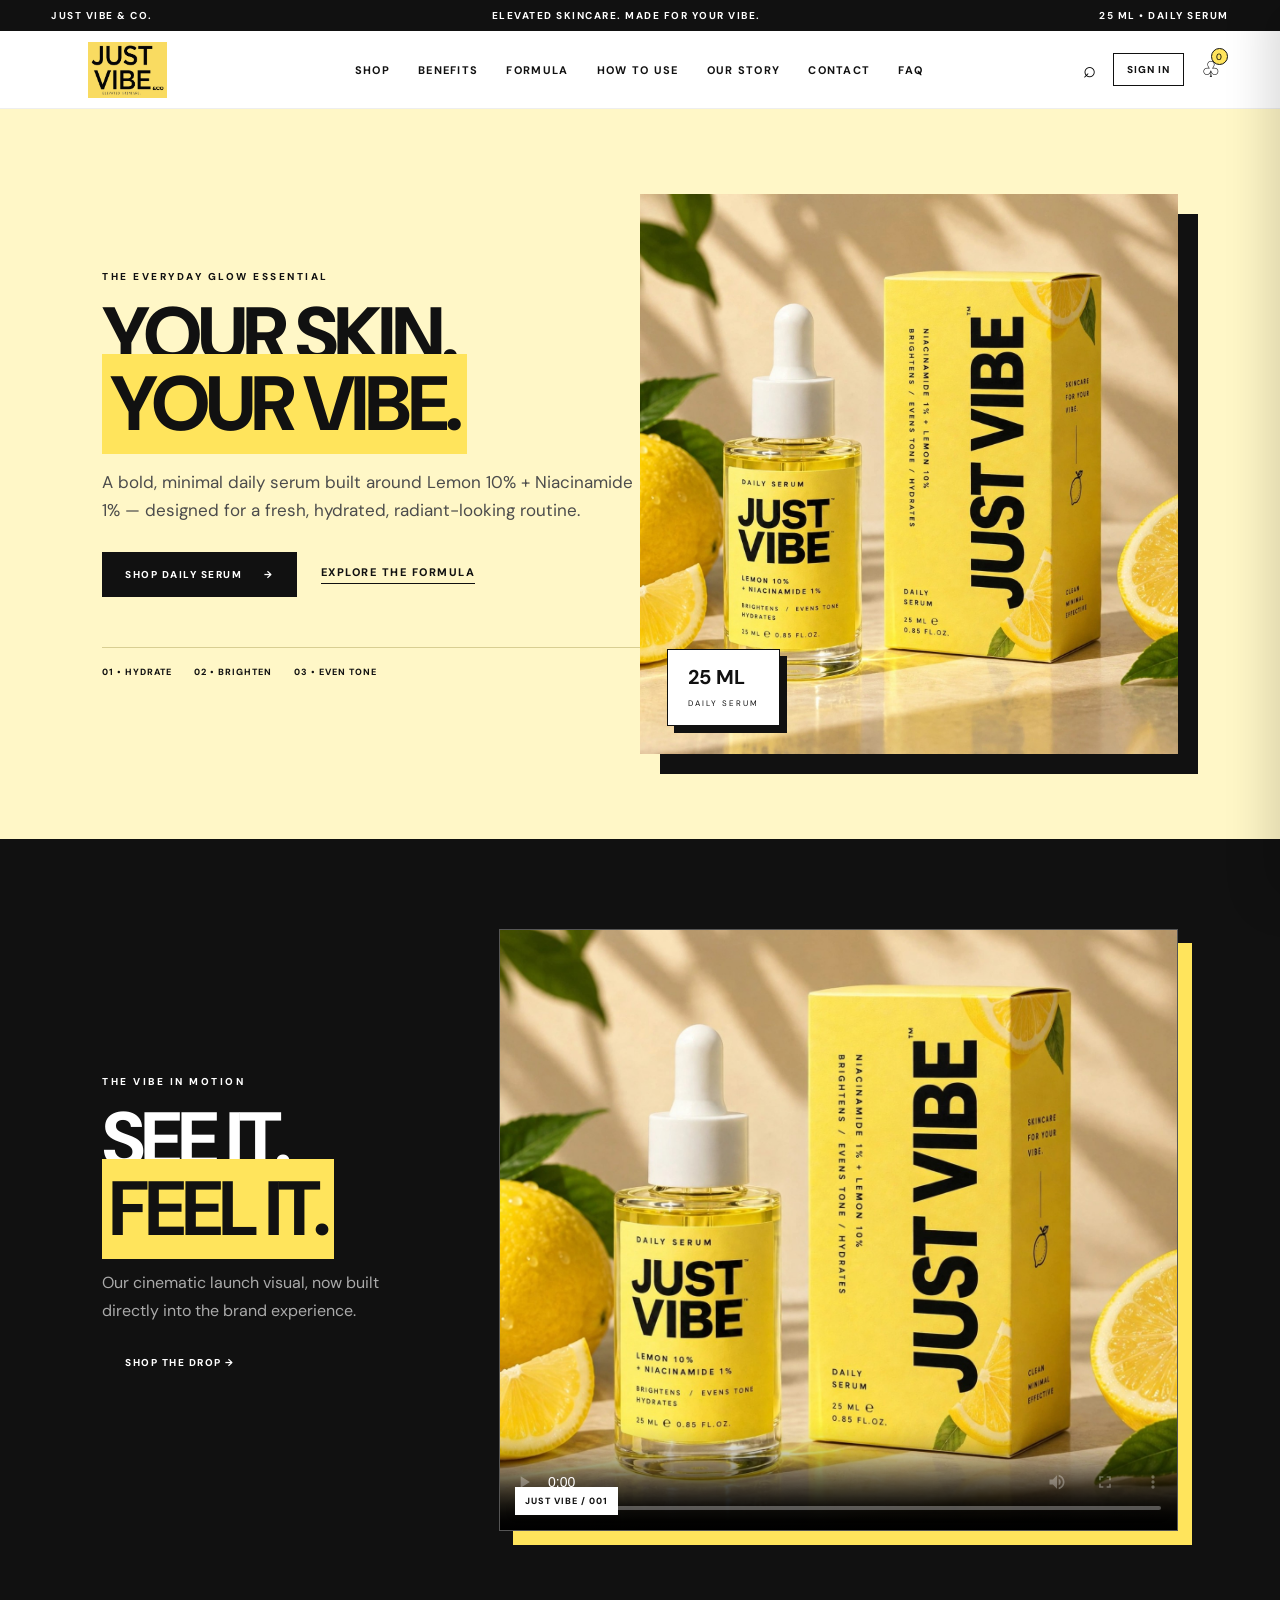
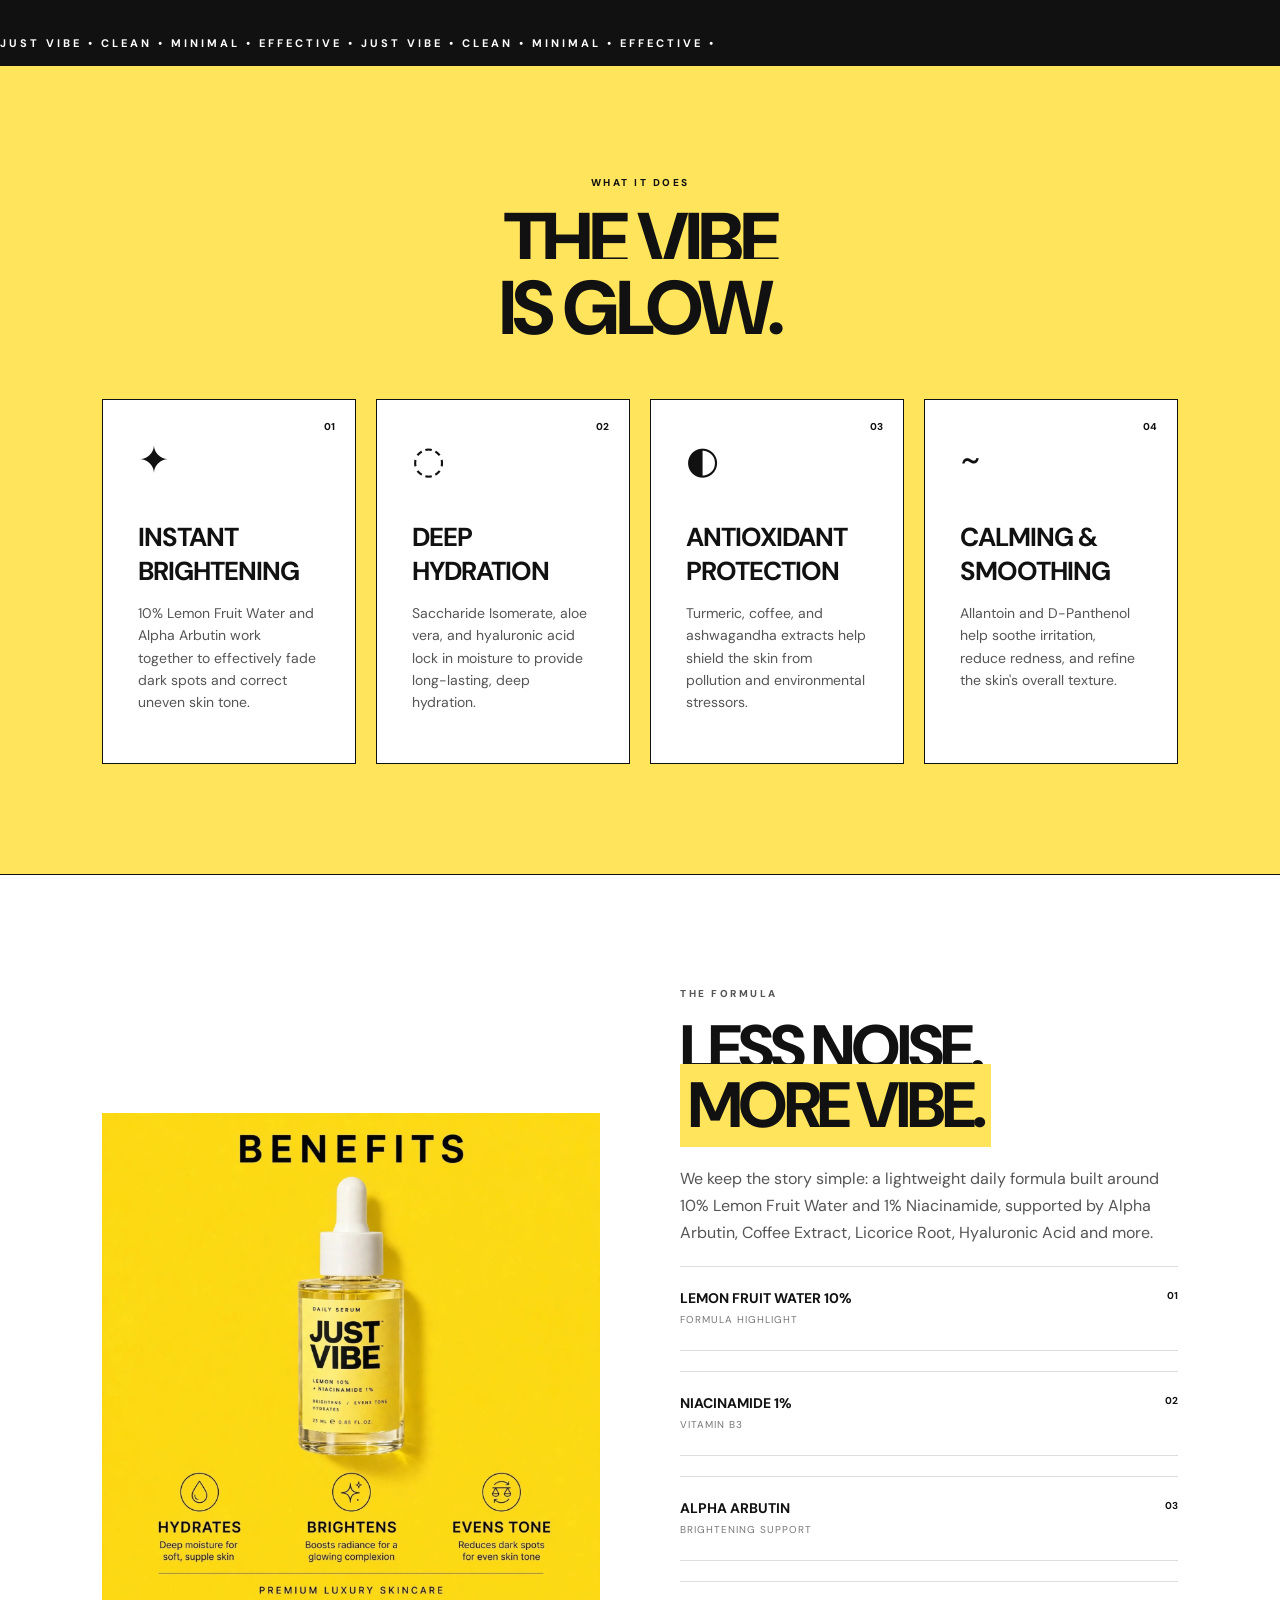
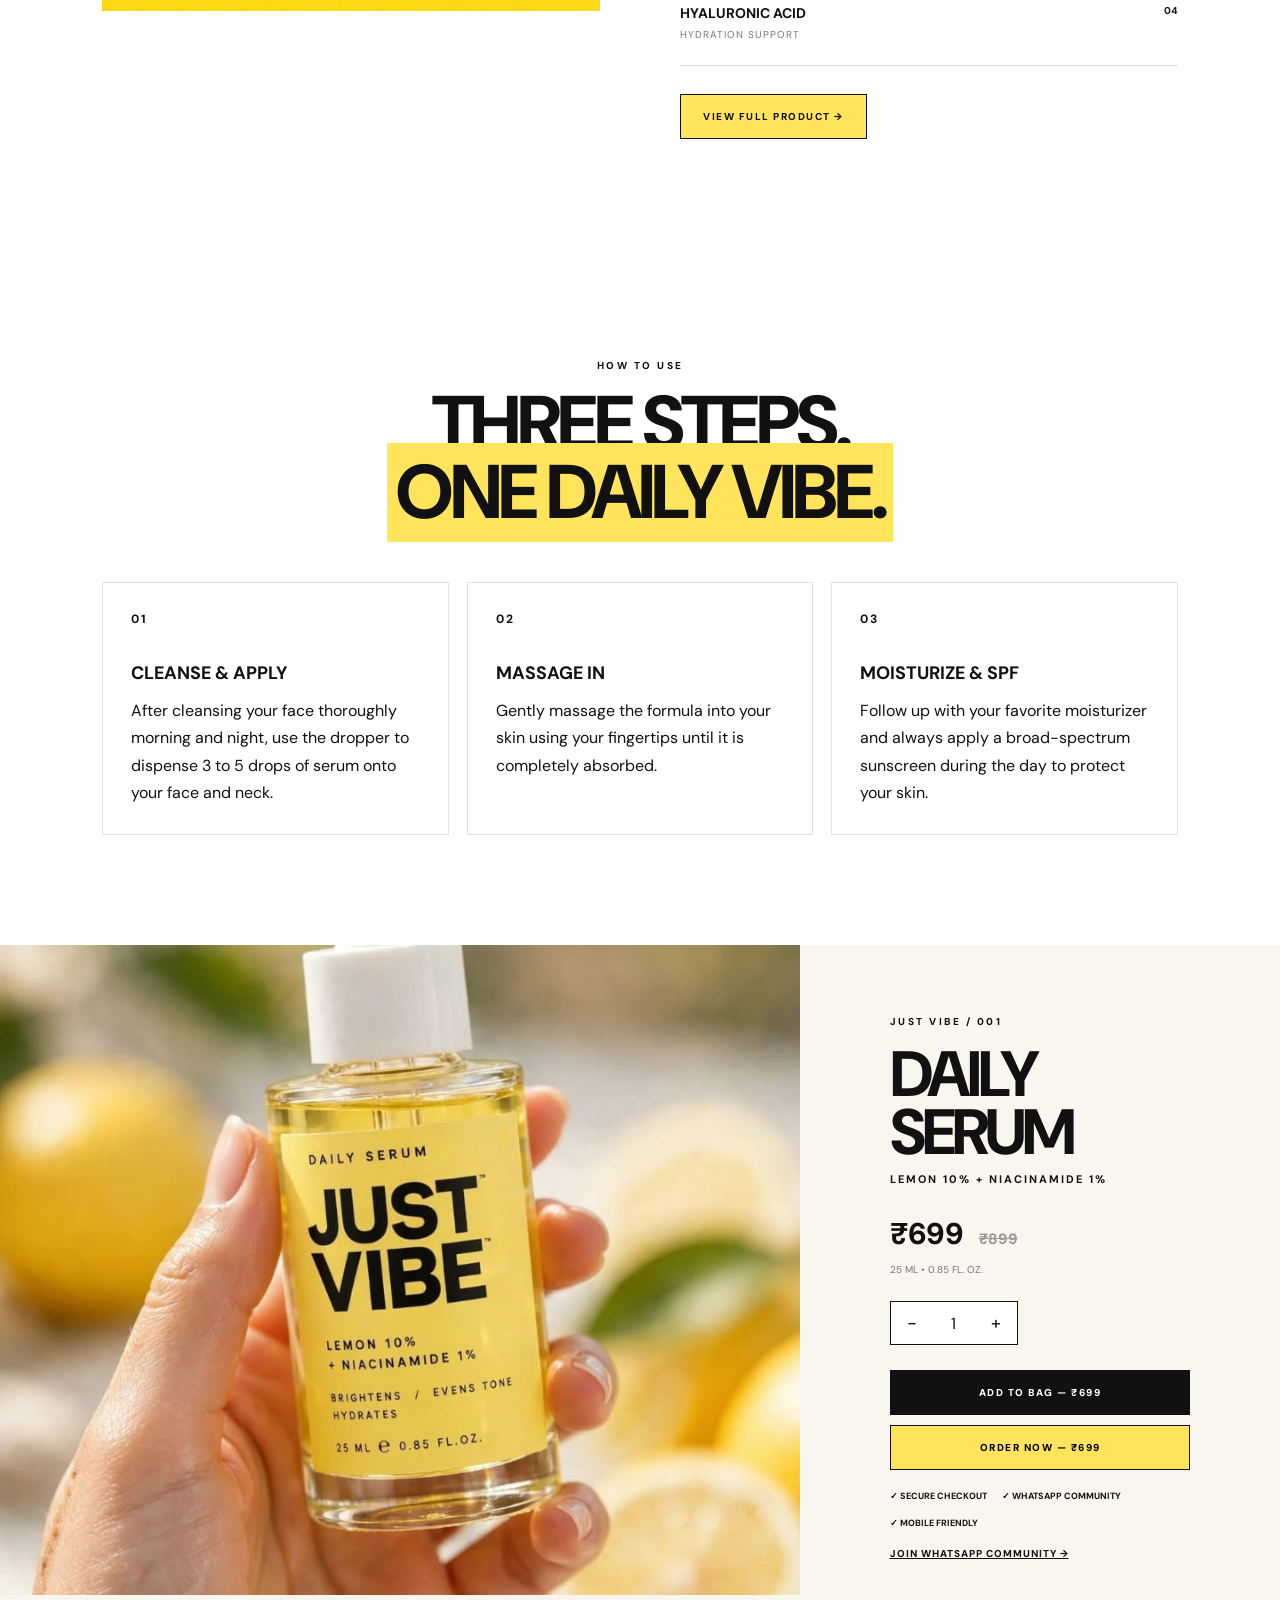
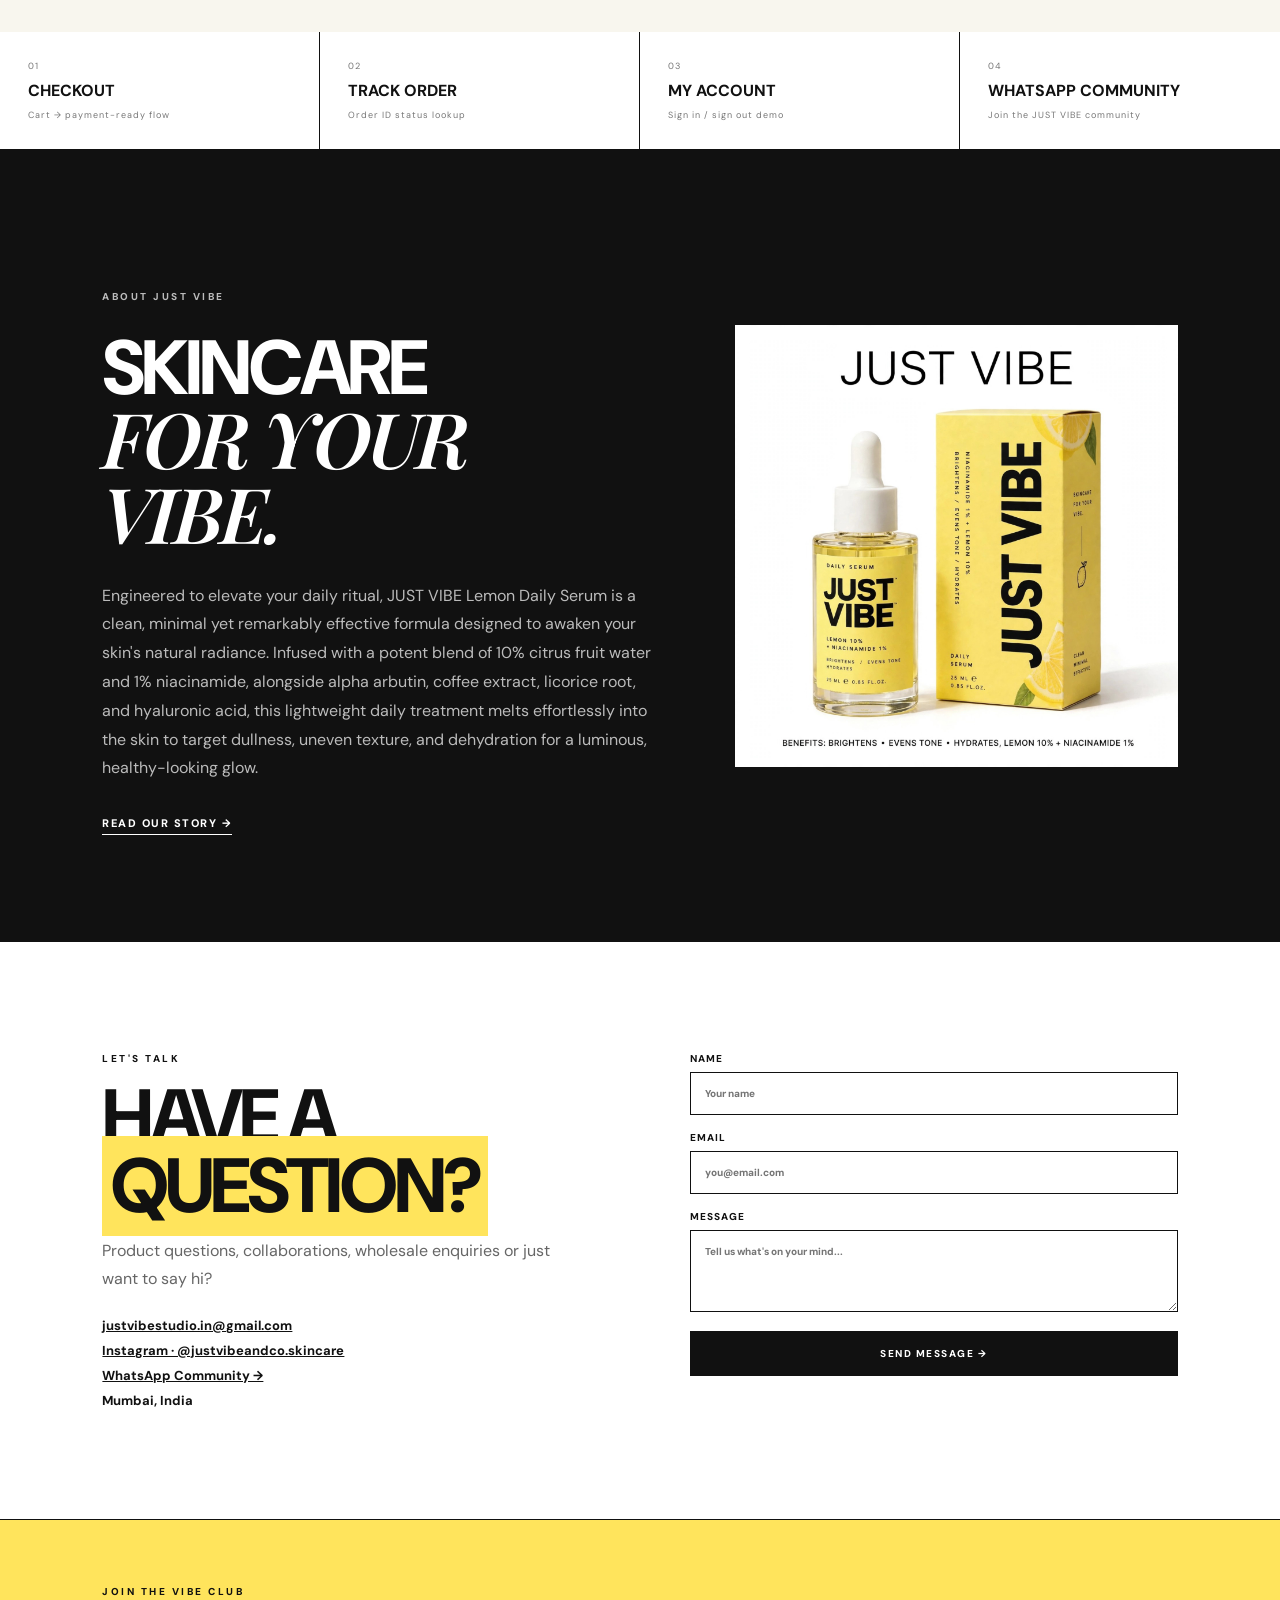
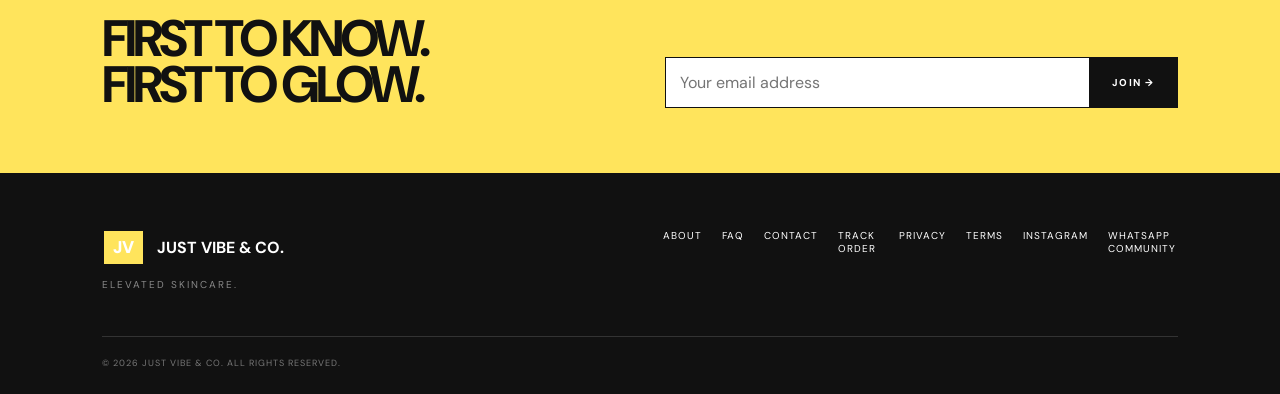
<file: JUST-VIBE-WEBSITE-UPDATED-5/index.html>
<!doctype html><html lang="en"><head><meta charset="utf-8"><meta name="viewport" content="width=device-width,initial-scale=1"><meta name="description" content="JUST VIBE & CO. — Elevated skincare."><meta name="theme-color" content="#ffe45c"><title>JUST VIBE & CO. — Elevated Skincare</title><link rel="icon" href="assets/images/logo.jpg"><link rel="stylesheet" href="css/style.css"></head><body>
<div class="announcement"><span>JUST VIBE & CO.</span><span>Elevated skincare. Made for your vibe.</span><span>25 ML • DAILY SERUM</span></div>
<header class="site-header"><a class="brand" href="index.html" aria-label="JUST VIBE & CO."><img class="brand-logo" src="assets/images/brand-logo.jpg" alt="JUST VIBE & CO. — Elevated Skincare"></a><button class="menu-btn" id="menuBtn">☰</button><nav class="main-nav" id="mainNav"><a href="#shop">Shop</a><a href="#benefits">Benefits</a><a href="#formula">Formula</a><a href="#how-to-use">How to Use</a><a href="#story">Our Story</a><a href="#contact">Contact</a><a href="pages/faq.html">FAQ</a></nav><div class="header-actions"><button class="icon-btn" id="searchBtn">⌕</button><a class="account-btn" href="pages/account.html">SIGN IN</a><button class="icon-btn bag-btn" id="cartBtn">♧<span id="cartCount">0</span></button></div></header>
<main>
<section class="hero"><div class="hero-copy"><p class="eyebrow">THE EVERYDAY GLOW ESSENTIAL</p><h1>YOUR SKIN.<br><span>YOUR VIBE.</span></h1><p class="hero-text">A bold, minimal daily serum built around Lemon 10% + Niacinamide 1% — designed for a fresh, hydrated, radiant-looking routine.</p><div class="hero-actions"><a class="btn btn-dark" href="#shop">SHOP DAILY SERUM <span>→</span></a><a class="text-link" href="#formula">Explore the formula</a></div><div class="trust-row"><span>01 • HYDRATE</span><span>02 • BRIGHTEN</span><span>03 • EVEN TONE</span></div></div><div class="hero-visual"><div class="sun-disc"></div><img src="assets/images/product-hero.jpg" alt="JUST VIBE Daily Serum"><div class="floating-card"><b>25 ML</b><span>DAILY SERUM</span></div></div></section>
<section class="video-section"><div class="video-copy"><p class="eyebrow">THE VIBE IN MOTION</p><h2>SEE IT.<br><span>FEEL IT.</span></h2><p>Our cinematic launch visual, now built directly into the brand experience.</p><a class="btn btn-dark" href="#shop">SHOP THE DROP →</a></div><div class="video-frame"><video controls playsinline preload="metadata" poster="assets/images/product-hero.jpg"><source src="assets/videos/just-vibe-launch.mp4" type="video/mp4"></video><div class="video-tag">JUST VIBE / 001</div></div></section>
<section class="marquee"><div>JUST VIBE • CLEAN • MINIMAL • EFFECTIVE • JUST VIBE • CLEAN • MINIMAL • EFFECTIVE • </div></section>
<section class="section yellow-section" id="benefits"><div class="section-head"><p class="eyebrow">WHAT IT DOES</p><h2>THE VIBE<br><span>IS GLOW.</span></h2></div><div class="benefit-grid benefit-grid-four"><article class="benefit-card"><div class="number">01</div><div class="benefit-icon">✦</div><h3>INSTANT BRIGHTENING</h3><p>10% Lemon Fruit Water and Alpha Arbutin work together to effectively fade dark spots and correct uneven skin tone.</p></article><article class="benefit-card"><div class="number">02</div><div class="benefit-icon">◌</div><h3>DEEP HYDRATION</h3><p>Saccharide Isomerate, aloe vera, and hyaluronic acid lock in moisture to provide long-lasting, deep hydration.</p></article><article class="benefit-card"><div class="number">03</div><div class="benefit-icon">◐</div><h3>ANTIOXIDANT PROTECTION</h3><p>Turmeric, coffee, and ashwagandha extracts help shield the skin from pollution and environmental stressors.</p></article><article class="benefit-card"><div class="number">04</div><div class="benefit-icon">~</div><h3>CALMING &amp; SMOOTHING</h3><p>Allantoin and D-Panthenol help soothe irritation, reduce redness, and refine the skin's overall texture.</p></article></div></section>
<section class="section split-section" id="formula"><div class="image-panel"><img src="assets/images/benefits.jpg" alt="JUST VIBE formula benefits"></div><div class="content-panel"><p class="eyebrow">THE FORMULA</p><h2>LESS NOISE.<br><span>MORE VIBE.</span></h2><p>We keep the story simple: a lightweight daily formula built around 10% Lemon Fruit Water and 1% Niacinamide, supported by Alpha Arbutin, Coffee Extract, Licorice Root, Hyaluronic Acid and more.</p><div class="ingredient"><div><strong>LEMON FRUIT WATER 10%</strong><span>Formula highlight</span></div><b>01</b></div><div class="ingredient"><div><strong>NIACINAMIDE 1%</strong><span>Vitamin B3</span></div><b>02</b></div><div class="ingredient"><div><strong>ALPHA ARBUTIN</strong><span>Brightening support</span></div><b>03</b></div><div class="ingredient"><div><strong>HYALURONIC ACID</strong><span>Hydration support</span></div><b>04</b></div><a class="btn btn-yellow" href="pages/product.html">VIEW FULL PRODUCT →</a></div></section>
<section class="section howto-section" id="how-to-use"><div class="section-head"><p class="eyebrow">HOW TO USE</p><h2>THREE STEPS.<br><span>ONE DAILY VIBE.</span></h2></div><div class="howto-grid"><article class="howto-card"><span>01</span><h3>CLEANSE &amp; APPLY</h3><p>After cleansing your face thoroughly morning and night, use the dropper to dispense 3 to 5 drops of serum onto your face and neck.</p></article><article class="howto-card"><span>02</span><h3>MASSAGE IN</h3><p>Gently massage the formula into your skin using your fingertips until it is completely absorbed.</p></article><article class="howto-card"><span>03</span><h3>MOISTURIZE &amp; SPF</h3><p>Follow up with your favorite moisturizer and always apply a broad-spectrum sunscreen during the day to protect your skin.</p></article></div></section>
<section class="product-section" id="shop"><div class="product-photo"><img src="assets/images/product-lifestyle.jpg" alt="JUST VIBE Daily Serum and box"></div><div class="product-info"><p class="eyebrow">JUST VIBE / 001</p><h2>DAILY SERUM</h2><p class="variant">LEMON 10% + NIACINAMIDE 1%</p><div class="price"><span>₹699</span> <del>₹899</del></div><p class="small">25 ML • 0.85 FL. OZ.</p><div class="qty"><button data-qty="-1">−</button><span id="qty">1</span><button data-qty="1">+</button></div><button class="btn btn-dark full" id="addProduct">ADD TO BAG — ₹699</button><button class="btn btn-yellow full order-now" id="orderProduct">ORDER NOW — ₹699</button><div class="mini-points"><span>✓ Secure checkout</span><span>✓ WhatsApp community</span><span>✓ Mobile friendly</span></div><a class="whatsapp-cta" data-community target="_blank" rel="noopener">Join WhatsApp Community →</a></div></section>
<section class="quick-grid"><a href="pages/checkout.html"><span>01</span><b>CHECKOUT</b><small>Cart → payment-ready flow</small></a><a href="pages/track.html"><span>02</span><b>TRACK ORDER</b><small>Order ID status lookup</small></a><a href="pages/account.html"><span>03</span><b>MY ACCOUNT</b><small>Sign in / sign out demo</small></a><a data-community target="_blank" rel="noopener"><span>04</span><b>WHATSAPP COMMUNITY</b><small>Join the JUST VIBE community</small></a></section>
<section class="section story" id="story"><div class="story-inner"><p class="eyebrow">ABOUT JUST VIBE</p><h2>SKINCARE<br><i>FOR YOUR VIBE.</i></h2><p>Engineered to elevate your daily ritual, JUST VIBE Lemon Daily Serum is a clean, minimal yet remarkably effective formula designed to awaken your skin's natural radiance. Infused with a potent blend of 10% citrus fruit water and 1% niacinamide, alongside alpha arbutin, coffee extract, licorice root, and hyaluronic acid, this lightweight daily treatment melts effortlessly into the skin to target dullness, uneven texture, and dehydration for a luminous, healthy-looking glow.</p><a class="text-link" href="pages/about.html">READ OUR STORY →</a></div><img src="assets/images/product-packshot.jpg" alt="JUST VIBE product packshot"></section>
<section class="section contact-section" id="contact"><div><p class="eyebrow">LET'S TALK</p><h2>HAVE A<br><span>QUESTION?</span></h2><p>Product questions, collaborations, wholesale enquiries or just want to say hi?</p><div class="contact-lines"><a href="mailto:justvibestudio.in@gmail.com">justvibestudio.in@gmail.com</a><a href="https://www.instagram.com/justvibeandco.skincare?stkn=YW9qOThzaHAydDIz" target="_blank" rel="noopener">Instagram · @justvibeandco.skincare</a><a href="https://chat.whatsapp.com/HIxL4lmihKeB8K32Jwth3A" target="_blank" rel="noopener">WhatsApp Community →</a><span>Mumbai, India</span></div></div><form class="contact-form" id="contactForm" data-email-form action="https://formsubmit.co/ajax/justvibestudio.in@gmail.com" method="POST">
<input type="hidden" name="_subject" value="JUST VIBE Website Contact Message">
<input type="hidden" name="_captcha" value="false">
<input type="hidden" name="_template" value="table"><label>Name<input name="name" required placeholder="Your name"></label><label>Email<input name="email" type="email" required placeholder="you@email.com"></label><label>Message<textarea name="message" required rows="4" placeholder="Tell us what's on your mind..."></textarea></label><button class="btn btn-dark" type="submit">SEND MESSAGE →</button></form></section>
<section class="newsletter"><div><p class="eyebrow">JOIN THE VIBE CLUB</p><h2>FIRST TO KNOW.<br>FIRST TO GLOW.</h2></div><form id="newsletterForm"><input type="email" required placeholder="Your email address"><button class="btn btn-dark">JOIN →</button></form></section>
</main>
<footer class="footer"><div class="footer-brand"><span class="brand-mark">JV</span><b>JUST VIBE & CO.</b><p>ELEVATED SKINCARE.</p></div><div class="footer-links"><a href="pages/about.html">About</a><a href="pages/faq.html">FAQ</a><a href="pages/contact.html">Contact</a><a href="pages/track.html">Track Order</a><a href="pages/privacy.html">Privacy</a><a href="pages/terms.html">Terms</a><a href="https://www.instagram.com/justvibeandco.skincare?stkn=YW9qOThzaHAydDIz" target="_blank" rel="noopener">Instagram</a><a href="https://chat.whatsapp.com/HIxL4lmihKeB8K32Jwth3A" target="_blank" rel="noopener">WhatsApp Community</a></div><div class="footer-bottom">© 2026 JUST VIBE & CO. ALL RIGHTS RESERVED.</div></footer>
<aside class="cart-drawer" id="cartDrawer"><div class="drawer-head"><h3>YOUR BAG</h3><button id="closeCart">×</button></div><div id="cartItems" class="cart-items"></div><div class="cart-total"><span>TOTAL</span><strong id="cartTotal">₹0</strong></div><a class="btn btn-dark full" href="pages/checkout.html">ORDER NOW →</a></aside><div class="overlay" id="overlay"></div><div class="search-modal" id="searchModal"><button id="closeSearch">×</button><input id="searchInput" placeholder="Search JUST VIBE..."><p>Try: serum, benefits, formula, contact, track order</p></div><div class="toast" id="toast"></div>
<script src="js/config.js"></script><script src="js/app.js"></script></body></html>
</file>
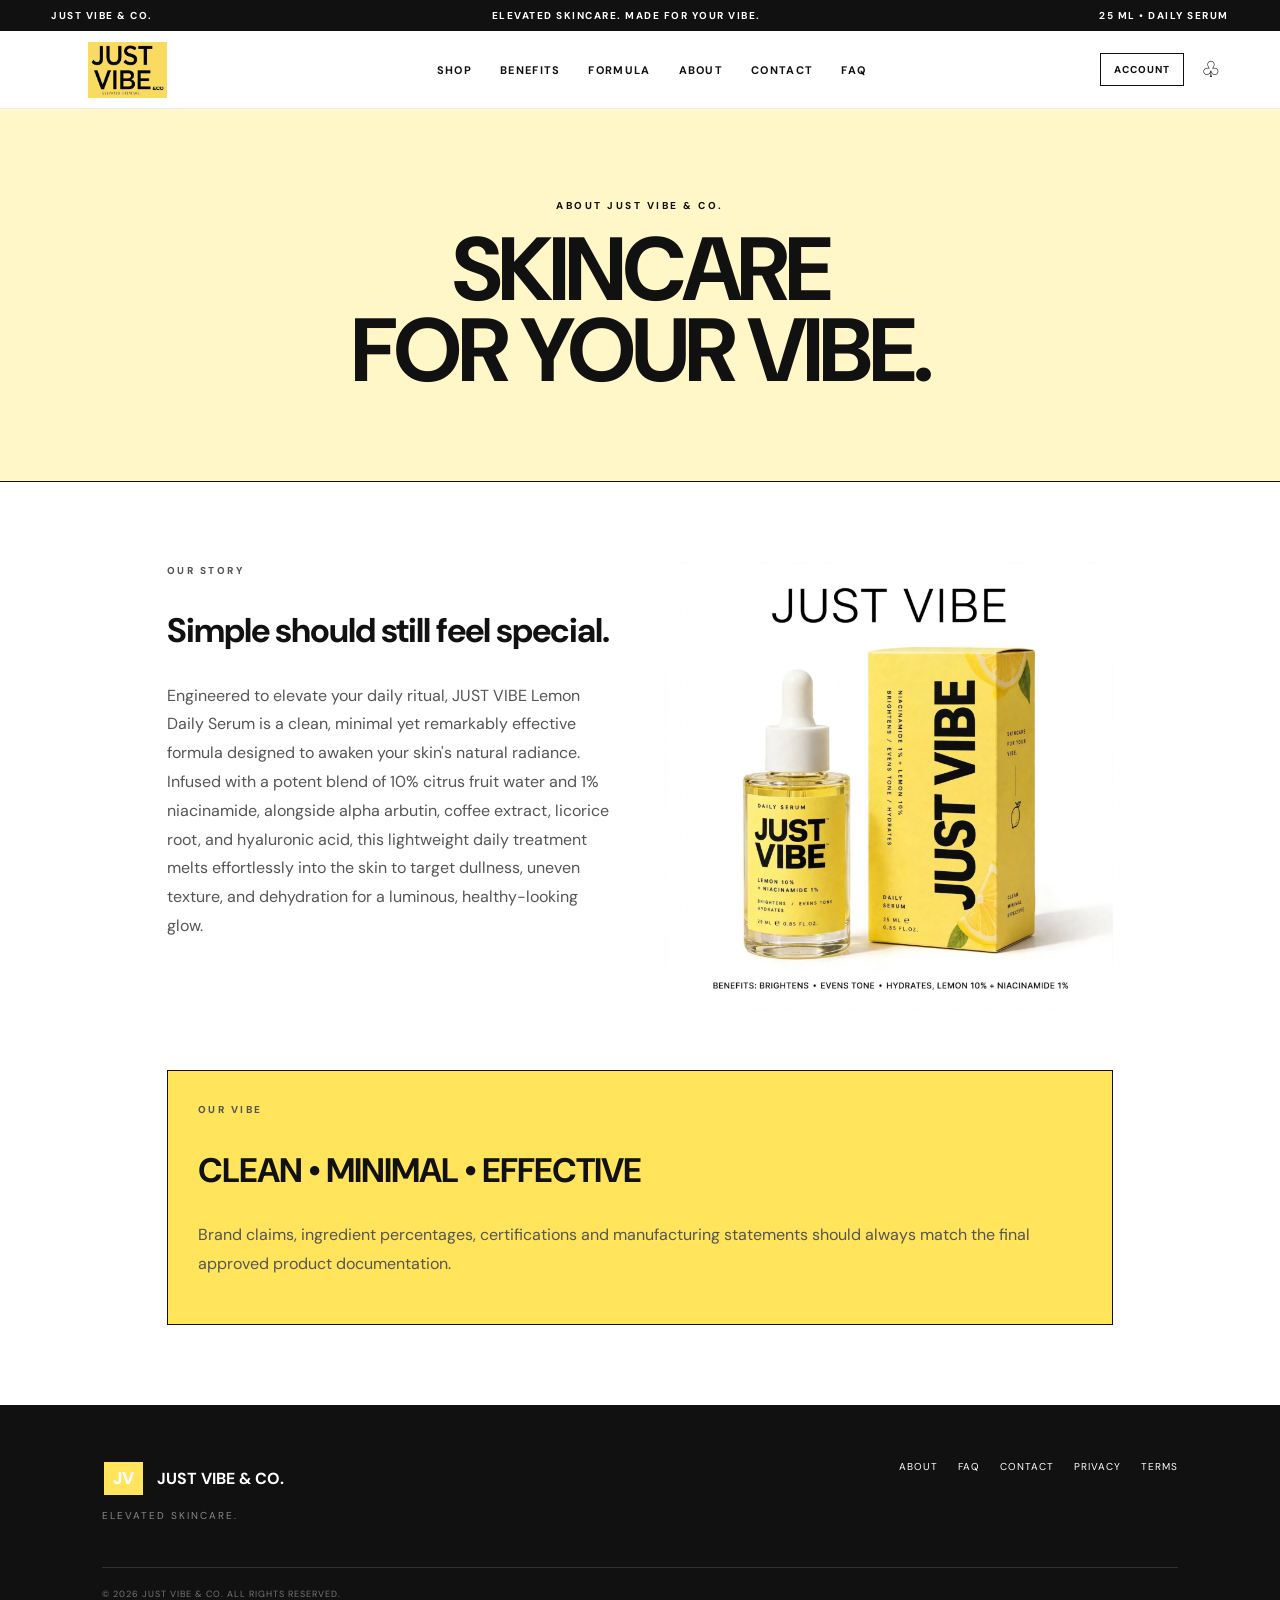
<file: JUST-VIBE-WEBSITE-UPDATED-5/pages/about.html>
<!doctype html><html lang="en"><head><meta charset="utf-8"><meta name="viewport" content="width=device-width,initial-scale=1"><title>About Us | JUST VIBE & CO.</title><link rel="icon" href="../assets/images/logo.jpg"><link rel="stylesheet" href="../css/style.css"><link rel="stylesheet" href="../css/inner.css"></head><body>
<div class="announcement"><span>JUST VIBE & CO.</span><span>Elevated skincare. Made for your vibe.</span><span>25 ML • DAILY SERUM</span></div>
<header class="site-header"><a class="brand" href="../index.html" aria-label="JUST VIBE & CO."><img class="brand-logo" src="../assets/images/brand-logo.jpg" alt="JUST VIBE & CO. — Elevated Skincare"></a><nav class="main-nav"><a href="../index.html#shop">Shop</a><a href="../index.html#benefits">Benefits</a><a href="../index.html#formula">Formula</a><a href="about.html">About</a><a href="contact.html">Contact</a><a href="faq.html">FAQ</a></nav><div class="header-actions"><a class="account-btn" href="account.html">ACCOUNT</a><button class="icon-btn" onclick="location.href='../index.html#shop'">♧</button></div></header>
<main><section class="page-hero"><p class="eyebrow">ABOUT JUST VIBE & CO.</p><h1>SKINCARE<br><span>FOR YOUR VIBE.</span></h1></section>
<section class="page-content"><div class="two-col"><div><p class="eyebrow">OUR STORY</p><h2>Simple should still feel special.</h2><p>Engineered to elevate your daily ritual, JUST VIBE Lemon Daily Serum is a clean, minimal yet remarkably effective formula designed to awaken your skin's natural radiance. Infused with a potent blend of 10% citrus fruit water and 1% niacinamide, alongside alpha arbutin, coffee extract, licorice root, and hyaluronic acid, this lightweight daily treatment melts effortlessly into the skin to target dullness, uneven texture, and dehydration for a luminous, healthy-looking glow.</p></div><img src="../assets/images/product-packshot.jpg" alt="JUST VIBE Daily Serum" style="width:100%"></div><div class="box yellow" style="margin-top:60px"><p class="eyebrow">OUR VIBE</p><h2>CLEAN • MINIMAL • EFFECTIVE</h2><p>Brand claims, ingredient percentages, certifications and manufacturing statements should always match the final approved product documentation.</p></div></section></main>
<footer class="footer"><div class="footer-brand"><span class="brand-mark">JV</span><b>JUST VIBE & CO.</b><p>ELEVATED SKINCARE.</p></div><div class="footer-links"><a href="about.html">About</a><a href="faq.html">FAQ</a><a href="contact.html">Contact</a><a href="privacy.html">Privacy</a><a href="terms.html">Terms</a></div><div class="footer-bottom">© 2026 JUST VIBE & CO. ALL RIGHTS RESERVED.</div></footer>
<script src="../js/config.js"></script><script src="../js/app.js"></script></body></html>
</file>
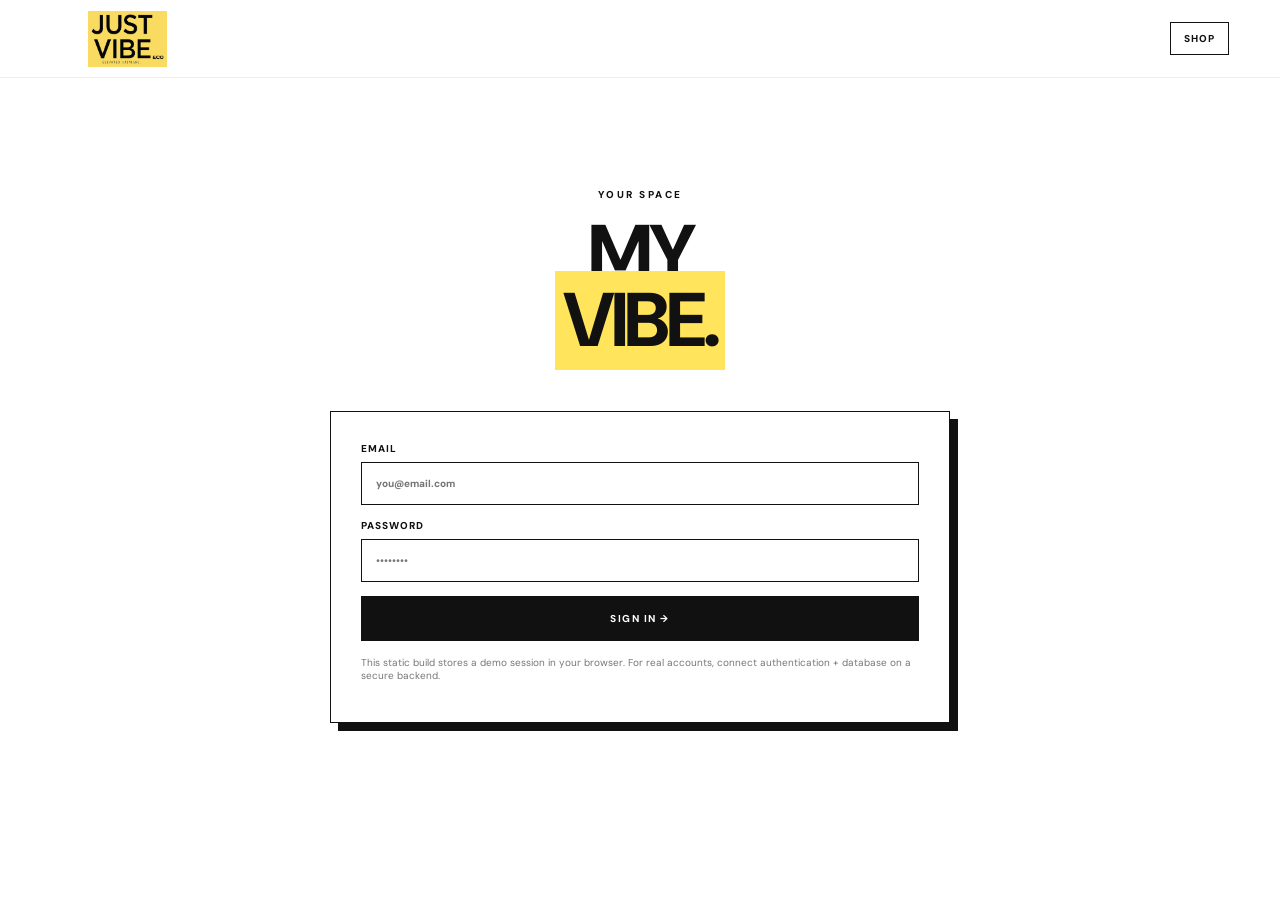
<file: JUST-VIBE-WEBSITE-UPDATED-5/pages/account.html>
<!doctype html><html lang="en"><head><meta charset="utf-8"><meta name="viewport" content="width=device-width,initial-scale=1"><title>Account — JUST VIBE & CO.</title><link rel="stylesheet" href="../css/style.css"></head><body><header class="site-header"><a class="brand" href="../index.html" aria-label="JUST VIBE & CO."><img class="brand-logo" src="../assets/images/brand-logo.jpg" alt="JUST VIBE & CO. — Elevated Skincare"></a><a class="account-btn" href="../index.html">SHOP</a></header><main class="section"><div class="section-head"><p class="eyebrow">YOUR SPACE</p><h2>MY<br><span>VIBE.</span></h2></div><div class="checkout-card" style="max-width:620px;margin:auto"><div id="accountState"></div><form id="loginForm" class="contact-form"><label>Email<input type="email" name="email" required placeholder="you@email.com"></label><label>Password<input type="password" name="password" required placeholder="••••••••"></label><button class="btn btn-dark">SIGN IN →</button></form><p class="small" style="margin-top:15px">This static build stores a demo session in your browser. For real accounts, connect authentication + database on a secure backend.</p></div></main><div class="toast" id="toast"></div><script src="../js/config.js"></script><script src="../js/app.js"></script><script>document.addEventListener('DOMContentLoaded',()=>{const state=document.getElementById('accountState'),form=document.getElementById('loginForm');function render(){const u=localStorage.getItem('jv_user');state.innerHTML=u?`<div class="ingredient"><div><strong>SIGNED IN</strong><span>${u}</span></div><button class="btn" id="logout" type="button">LOG OUT</button></div>`:'';document.getElementById('logout')?.addEventListener('click',()=>{localStorage.removeItem('jv_user');render();JV.toast('Signed out.')});if(u)form.style.display='none';else form.style.display='flex'}form.addEventListener('submit',e=>{e.preventDefault();localStorage.setItem('jv_user',new FormData(form).get('email'));render();JV.toast('Signed in — demo mode ✦')});render()});</script></body></html>
</file>
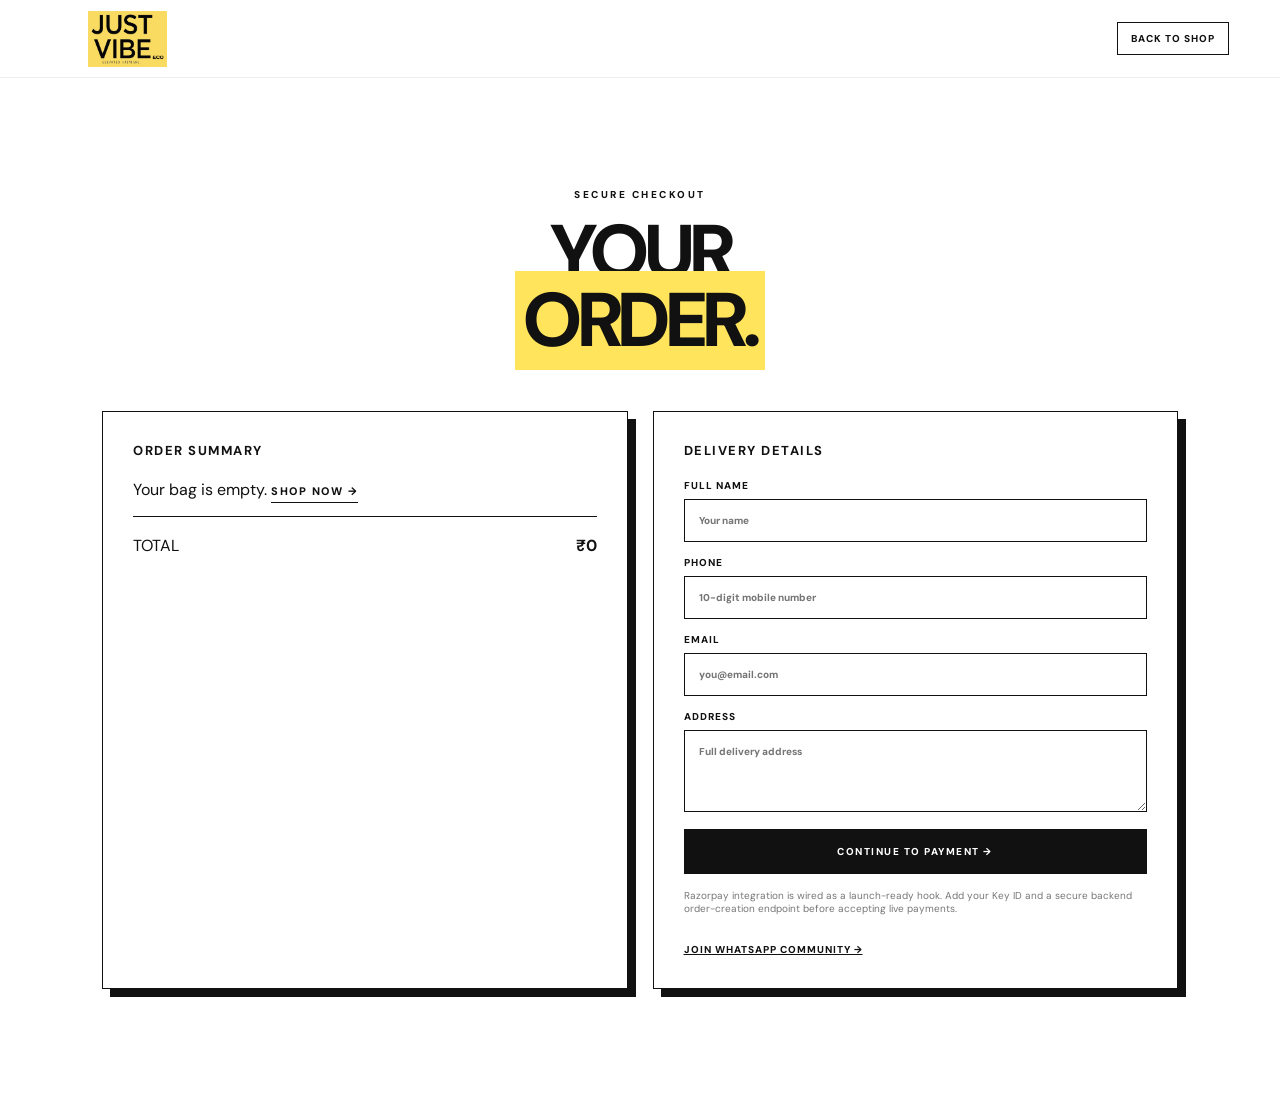
<file: JUST-VIBE-WEBSITE-UPDATED-5/pages/checkout.html>
<!doctype html><html lang="en"><head><meta charset="utf-8"><meta name="viewport" content="width=device-width,initial-scale=1"><title>Checkout — JUST VIBE & CO.</title><link rel="stylesheet" href="../css/style.css"></head><body><header class="site-header"><a class="brand" href="../index.html" aria-label="JUST VIBE & CO."><img class="brand-logo" src="../assets/images/brand-logo.jpg" alt="JUST VIBE & CO. — Elevated Skincare"></a><a class="account-btn" href="../index.html">BACK TO SHOP</a></header><main class="section"><div class="section-head"><p class="eyebrow">SECURE CHECKOUT</p><h2>YOUR<br><span>ORDER.</span></h2></div><div class="checkout-layout"><section class="checkout-card"><h3>ORDER SUMMARY</h3><div id="checkoutItems"></div><div class="cart-total"><span>TOTAL</span><strong id="checkoutTotal">₹0</strong></div></section><section class="checkout-card"><h3>DELIVERY DETAILS</h3><form id="checkoutForm" class="contact-form"><label>Full name<input required name="name" placeholder="Your name"></label><label>Phone<input required name="phone" inputmode="tel" placeholder="10-digit mobile number"></label><label>Email<input required type="email" name="email" placeholder="you@email.com"></label><label>Address<textarea required name="address" rows="4" placeholder="Full delivery address"></textarea></label><button class="btn btn-dark" type="submit">CONTINUE TO PAYMENT →</button></form><p class="small" style="margin-top:15px">Razorpay integration is wired as a launch-ready hook. Add your Key ID and a secure backend order-creation endpoint before accepting live payments.</p><a class="whatsapp-cta" data-community target="_blank">Join WhatsApp Community →</a></section></div></main><div class="toast" id="toast"></div><script src="../js/config.js"></script><script src="../js/app.js"></script><script>document.addEventListener('DOMContentLoaded',()=>{const c=JV.getCart(),box=document.getElementById('checkoutItems');box.innerHTML=c.length?c.map(i=>`<div class="ingredient"><div><strong>${i.name}</strong><span>${i.qty} × ${JV.money(i.price)}</span></div><b>${JV.money(i.price*i.qty)}</b></div>`).join(''):'<p>Your bag is empty. <a class="text-link" href="../index.html#shop">Shop now →</a></p>';document.getElementById('checkoutTotal').textContent=JV.money(c.reduce((s,i)=>s+i.price*i.qty,0));document.getElementById('checkoutForm').addEventListener('submit',e=>{e.preventDefault();if(!c.length){JV.toast('Add a product first.');return}const fd=new FormData(e.target),order='JV'+Date.now().toString().slice(-8);localStorage.setItem('jv_last_order',JSON.stringify({order,status:'Order received',name:fd.get('name'),total:c.reduce((s,i)=>s+i.price*i.qty,0),created:new Date().toISOString()}));JV.toast(`Order ${order} created in demo mode ✦`);setTimeout(()=>location.href='track.html?id='+order,700)})});</script></body></html>
</file>
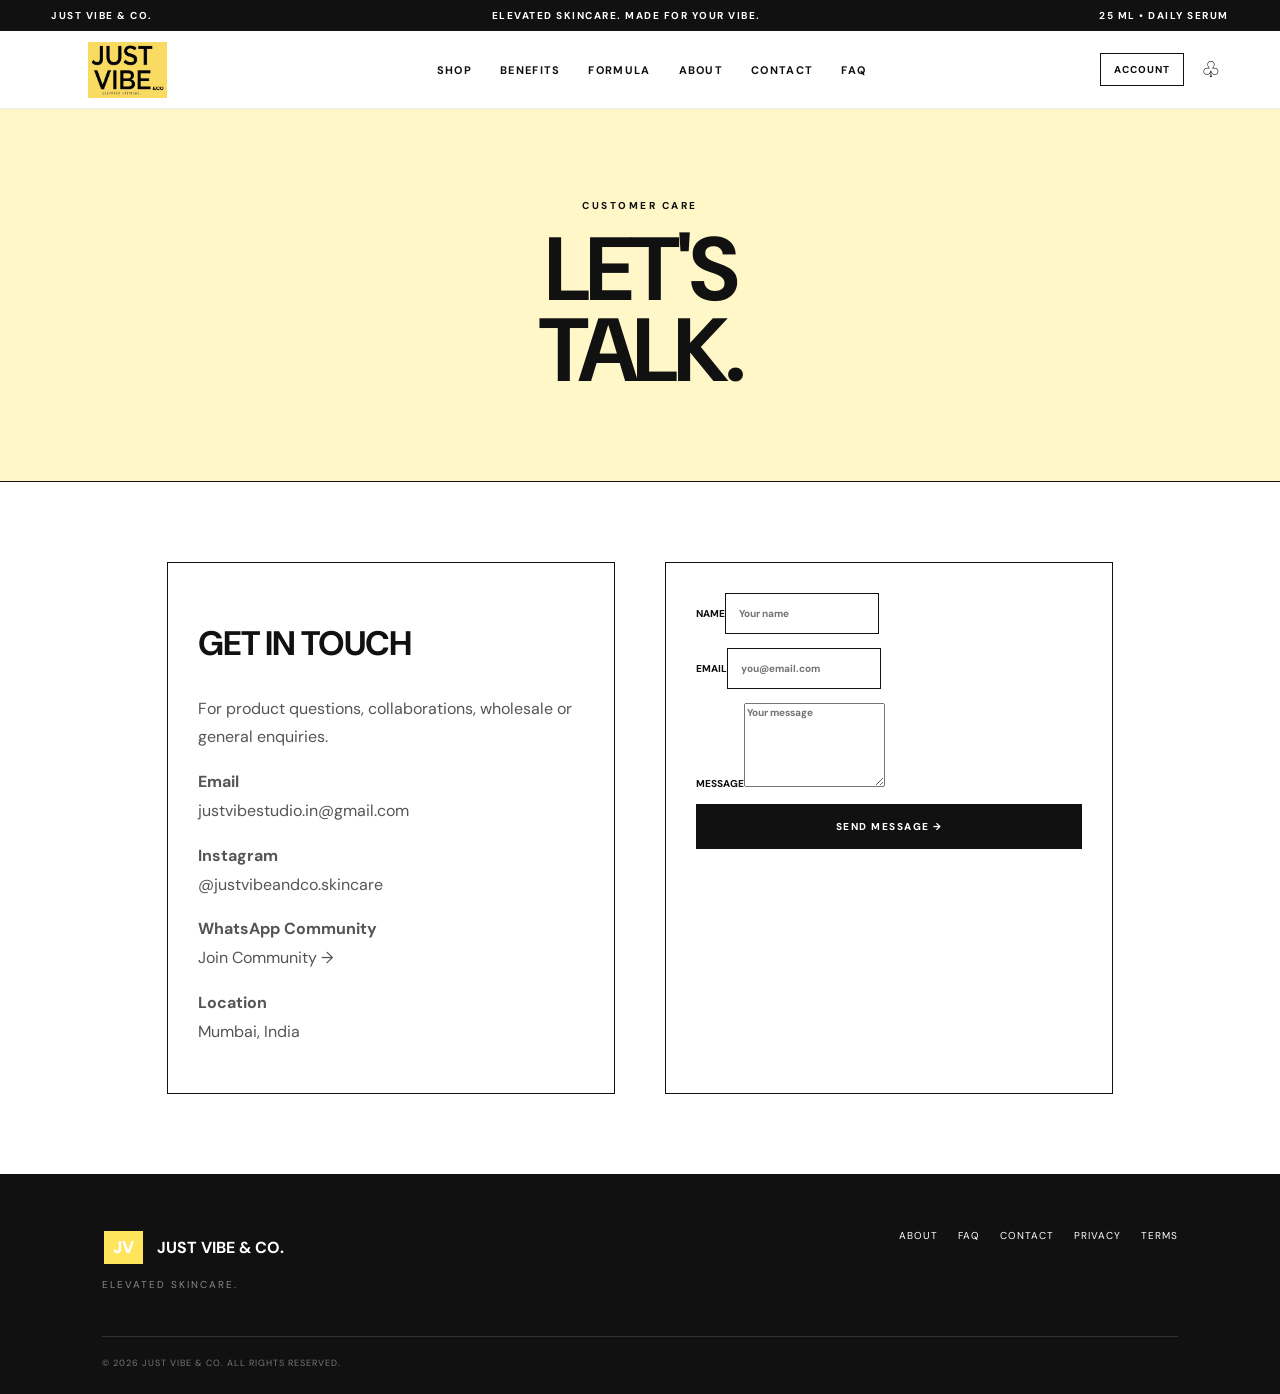
<file: JUST-VIBE-WEBSITE-UPDATED-5/pages/contact.html>
<!doctype html><html lang="en"><head><meta charset="utf-8"><meta name="viewport" content="width=device-width,initial-scale=1"><title>Contact | JUST VIBE & CO.</title><link rel="icon" href="../assets/images/logo.jpg"><link rel="stylesheet" href="../css/style.css"><link rel="stylesheet" href="../css/inner.css"></head><body>
<div class="announcement"><span>JUST VIBE & CO.</span><span>Elevated skincare. Made for your vibe.</span><span>25 ML • DAILY SERUM</span></div>
<header class="site-header"><a class="brand" href="../index.html" aria-label="JUST VIBE & CO."><img class="brand-logo" src="../assets/images/brand-logo.jpg" alt="JUST VIBE & CO. — Elevated Skincare"></a><nav class="main-nav"><a href="../index.html#shop">Shop</a><a href="../index.html#benefits">Benefits</a><a href="../index.html#formula">Formula</a><a href="about.html">About</a><a href="contact.html">Contact</a><a href="faq.html">FAQ</a></nav><div class="header-actions"><a class="account-btn" href="account.html">ACCOUNT</a><button class="icon-btn" onclick="location.href='../index.html#shop'">♧</button></div></header>
<main><section class="page-hero"><p class="eyebrow">CUSTOMER CARE</p><h1>LET'S<br><span>TALK.</span></h1></section><section class="page-content"><div class="two-col"><div class="box"><h2>GET IN TOUCH</h2><p>For product questions, collaborations, wholesale or general enquiries.</p><p><strong>Email</strong><br><a href="mailto:justvibestudio.in@gmail.com">justvibestudio.in@gmail.com</a></p><p><strong>Instagram</strong><br><a href="https://www.instagram.com/justvibeandco.skincare?stkn=YW9qOThzaHAydDIz" target="_blank" rel="noopener">@justvibeandco.skincare</a></p><p><strong>WhatsApp Community</strong><br><a href="https://chat.whatsapp.com/HIxL4lmihKeB8K32Jwth3A" target="_blank" rel="noopener">Join Community →</a></p><p><strong>Location</strong><br>Mumbai, India</p></div><form class="box stack" data-email-form action="https://formsubmit.co/ajax/justvibestudio.in@gmail.com" method="POST"><input type="hidden" name="_subject" value="JUST VIBE Website Contact Message"><input type="hidden" name="_captcha" value="false"><input type="hidden" name="_template" value="table"><label>Name<input required name="name" placeholder="Your name"></label><label>Email<input required name="email" type="email" placeholder="you@email.com"></label><label>Message<textarea required name="message" rows="6" placeholder="Your message"></textarea></label><button class="btn btn-dark">SEND MESSAGE →</button></form></div></section></main>
<footer class="footer"><div class="footer-brand"><span class="brand-mark">JV</span><b>JUST VIBE & CO.</b><p>ELEVATED SKINCARE.</p></div><div class="footer-links"><a href="about.html">About</a><a href="faq.html">FAQ</a><a href="contact.html">Contact</a><a href="privacy.html">Privacy</a><a href="terms.html">Terms</a></div><div class="footer-bottom">© 2026 JUST VIBE & CO. ALL RIGHTS RESERVED.</div></footer>
<script src="../js/config.js"></script><script src="../js/app.js"></script></body></html>
</file>
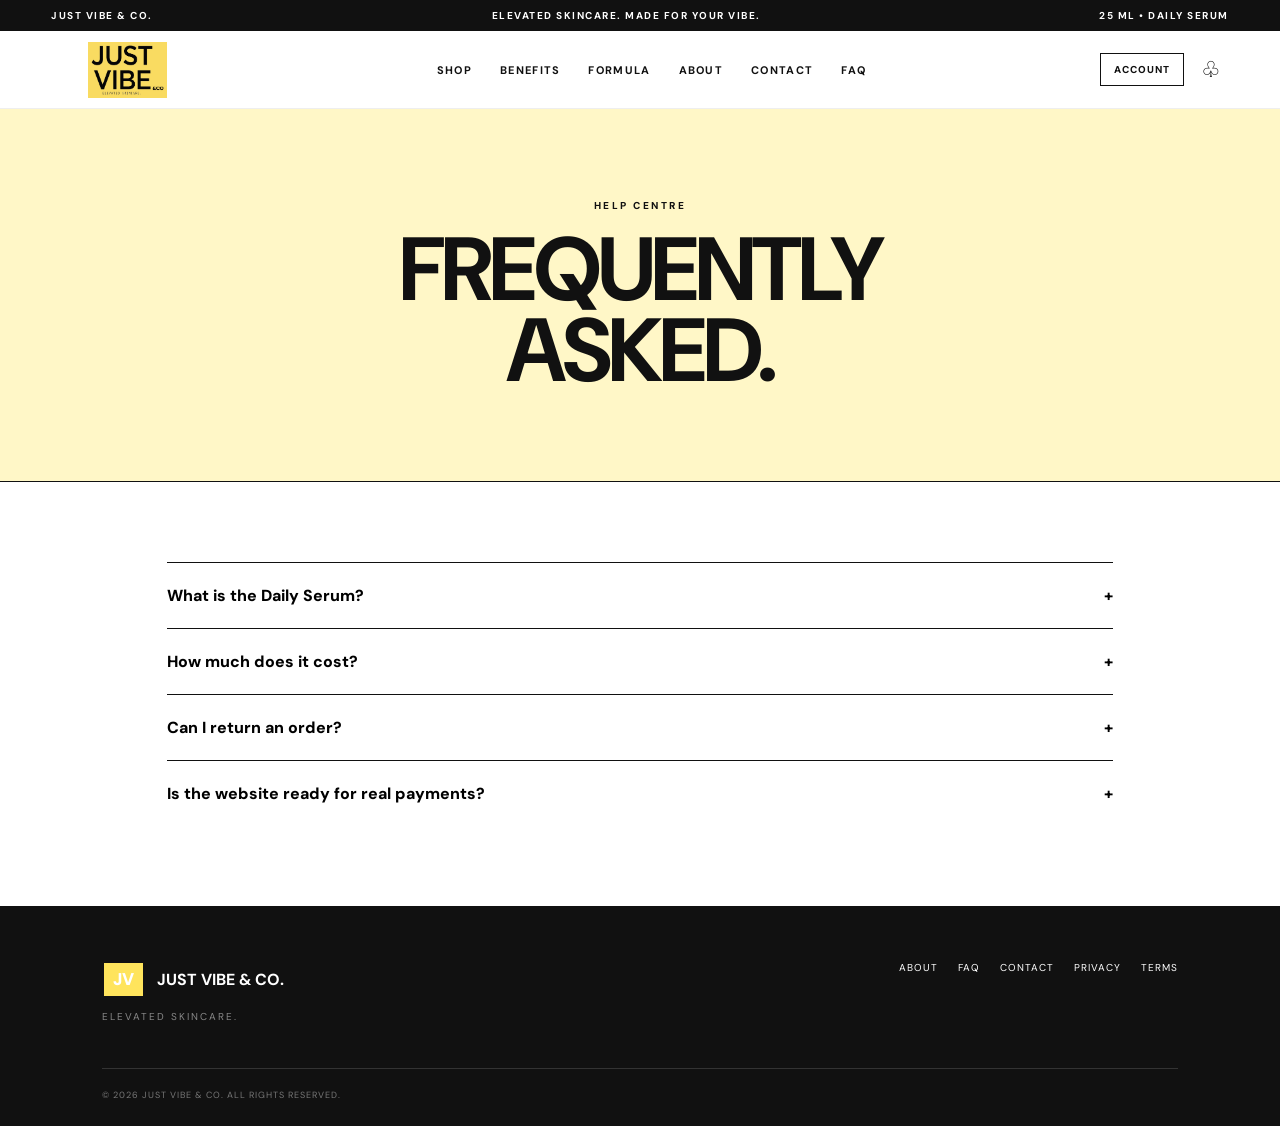
<file: JUST-VIBE-WEBSITE-UPDATED-5/pages/faq.html>
<!doctype html><html lang="en"><head><meta charset="utf-8"><meta name="viewport" content="width=device-width,initial-scale=1"><title>FAQ | JUST VIBE & CO.</title><link rel="icon" href="../assets/images/logo.jpg"><link rel="stylesheet" href="../css/style.css"><link rel="stylesheet" href="../css/inner.css"></head><body>
<div class="announcement"><span>JUST VIBE & CO.</span><span>Elevated skincare. Made for your vibe.</span><span>25 ML • DAILY SERUM</span></div>
<header class="site-header"><a class="brand" href="../index.html" aria-label="JUST VIBE & CO."><img class="brand-logo" src="../assets/images/brand-logo.jpg" alt="JUST VIBE & CO. — Elevated Skincare"></a><nav class="main-nav"><a href="../index.html#shop">Shop</a><a href="../index.html#benefits">Benefits</a><a href="../index.html#formula">Formula</a><a href="about.html">About</a><a href="contact.html">Contact</a><a href="faq.html">FAQ</a></nav><div class="header-actions"><a class="account-btn" href="account.html">ACCOUNT</a><button class="icon-btn" onclick="location.href='../index.html#shop'">♧</button></div></header>
<main><section class="page-hero"><p class="eyebrow">HELP CENTRE</p><h1>FREQUENTLY<br><span>ASKED.</span></h1></section><section class="page-content"><div class="faq-item"><button class="faq-q">What is the Daily Serum? <span>+</span></button><div class="faq-a">The first JUST VIBE product concept is a 25 ML Daily Serum highlighted around Lemon 10% + Niacinamide 1%.</div></div><div class="faq-item"><button class="faq-q">How much does it cost? <span>+</span></button><div class="faq-a">The demo storefront price is ₹699. Update the price in the site files before launch if your final MRP differs.</div></div><div class="faq-item"><button class="faq-q">Can I return an order? <span>+</span></button><div class="faq-a">Set your final return/refund rules in the published policy and ensure they match your actual fulfilment process.</div></div><div class="faq-item"><button class="faq-q">Is the website ready for real payments? <span>+</span></button><div class="faq-a">The folder is a front-end demo with browser-based cart state. A real launch needs a secure backend, database, order management and payment gateway integration.</div></div></section><script>document.querySelectorAll('.faq-q').forEach(b=>b.onclick=()=>b.parentElement.classList.toggle('open'))</script></main>
<footer class="footer"><div class="footer-brand"><span class="brand-mark">JV</span><b>JUST VIBE & CO.</b><p>ELEVATED SKINCARE.</p></div><div class="footer-links"><a href="about.html">About</a><a href="faq.html">FAQ</a><a href="contact.html">Contact</a><a href="privacy.html">Privacy</a><a href="terms.html">Terms</a></div><div class="footer-bottom">© 2026 JUST VIBE & CO. ALL RIGHTS RESERVED.</div></footer>
<script src="../js/config.js"></script><script src="../js/app.js"></script></body></html>
</file>
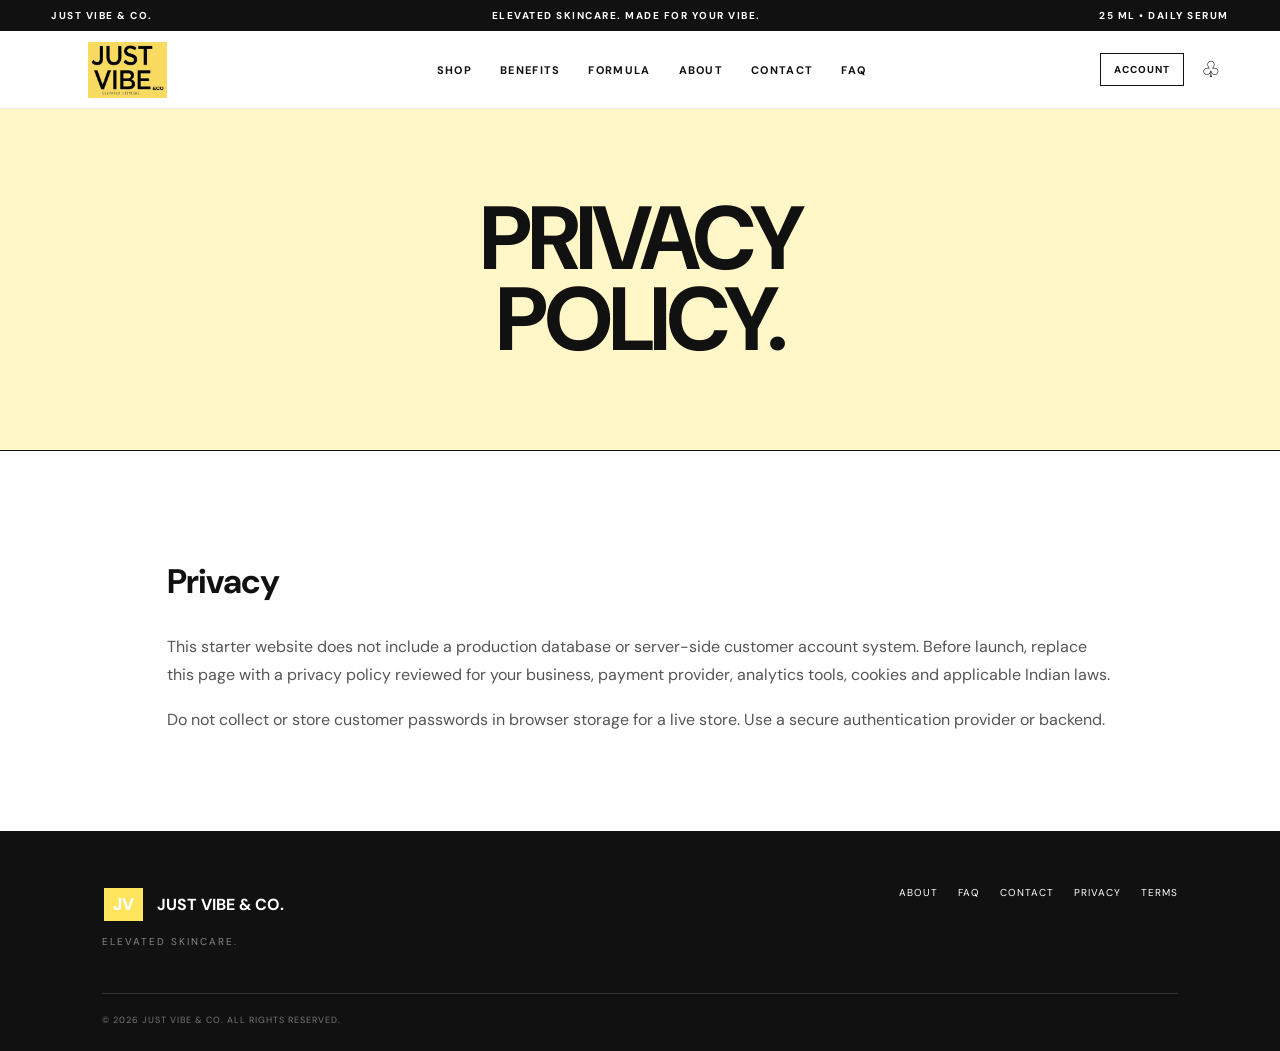
<file: JUST-VIBE-WEBSITE-UPDATED-5/pages/privacy.html>
<!doctype html><html lang="en"><head><meta charset="utf-8"><meta name="viewport" content="width=device-width,initial-scale=1"><title>Privacy | JUST VIBE & CO.</title><link rel="icon" href="../assets/images/logo.jpg"><link rel="stylesheet" href="../css/style.css"><link rel="stylesheet" href="../css/inner.css"></head><body>
<div class="announcement"><span>JUST VIBE & CO.</span><span>Elevated skincare. Made for your vibe.</span><span>25 ML • DAILY SERUM</span></div>
<header class="site-header"><a class="brand" href="../index.html" aria-label="JUST VIBE & CO."><img class="brand-logo" src="../assets/images/brand-logo.jpg" alt="JUST VIBE & CO. — Elevated Skincare"></a><nav class="main-nav"><a href="../index.html#shop">Shop</a><a href="../index.html#benefits">Benefits</a><a href="../index.html#formula">Formula</a><a href="about.html">About</a><a href="contact.html">Contact</a><a href="faq.html">FAQ</a></nav><div class="header-actions"><a class="account-btn" href="account.html">ACCOUNT</a><button class="icon-btn" onclick="location.href='../index.html#shop'">♧</button></div></header>
<main><section class="page-hero"><h1>PRIVACY<br><span>POLICY.</span></h1></section><section class="page-content"><h2>Privacy</h2><p>This starter website does not include a production database or server-side customer account system. Before launch, replace this page with a privacy policy reviewed for your business, payment provider, analytics tools, cookies and applicable Indian laws.</p><p>Do not collect or store customer passwords in browser storage for a live store. Use a secure authentication provider or backend.</p></section></main>
<footer class="footer"><div class="footer-brand"><span class="brand-mark">JV</span><b>JUST VIBE & CO.</b><p>ELEVATED SKINCARE.</p></div><div class="footer-links"><a href="about.html">About</a><a href="faq.html">FAQ</a><a href="contact.html">Contact</a><a href="privacy.html">Privacy</a><a href="terms.html">Terms</a></div><div class="footer-bottom">© 2026 JUST VIBE & CO. ALL RIGHTS RESERVED.</div></footer>
<script src="../js/config.js"></script><script src="../js/app.js"></script></body></html>
</file>
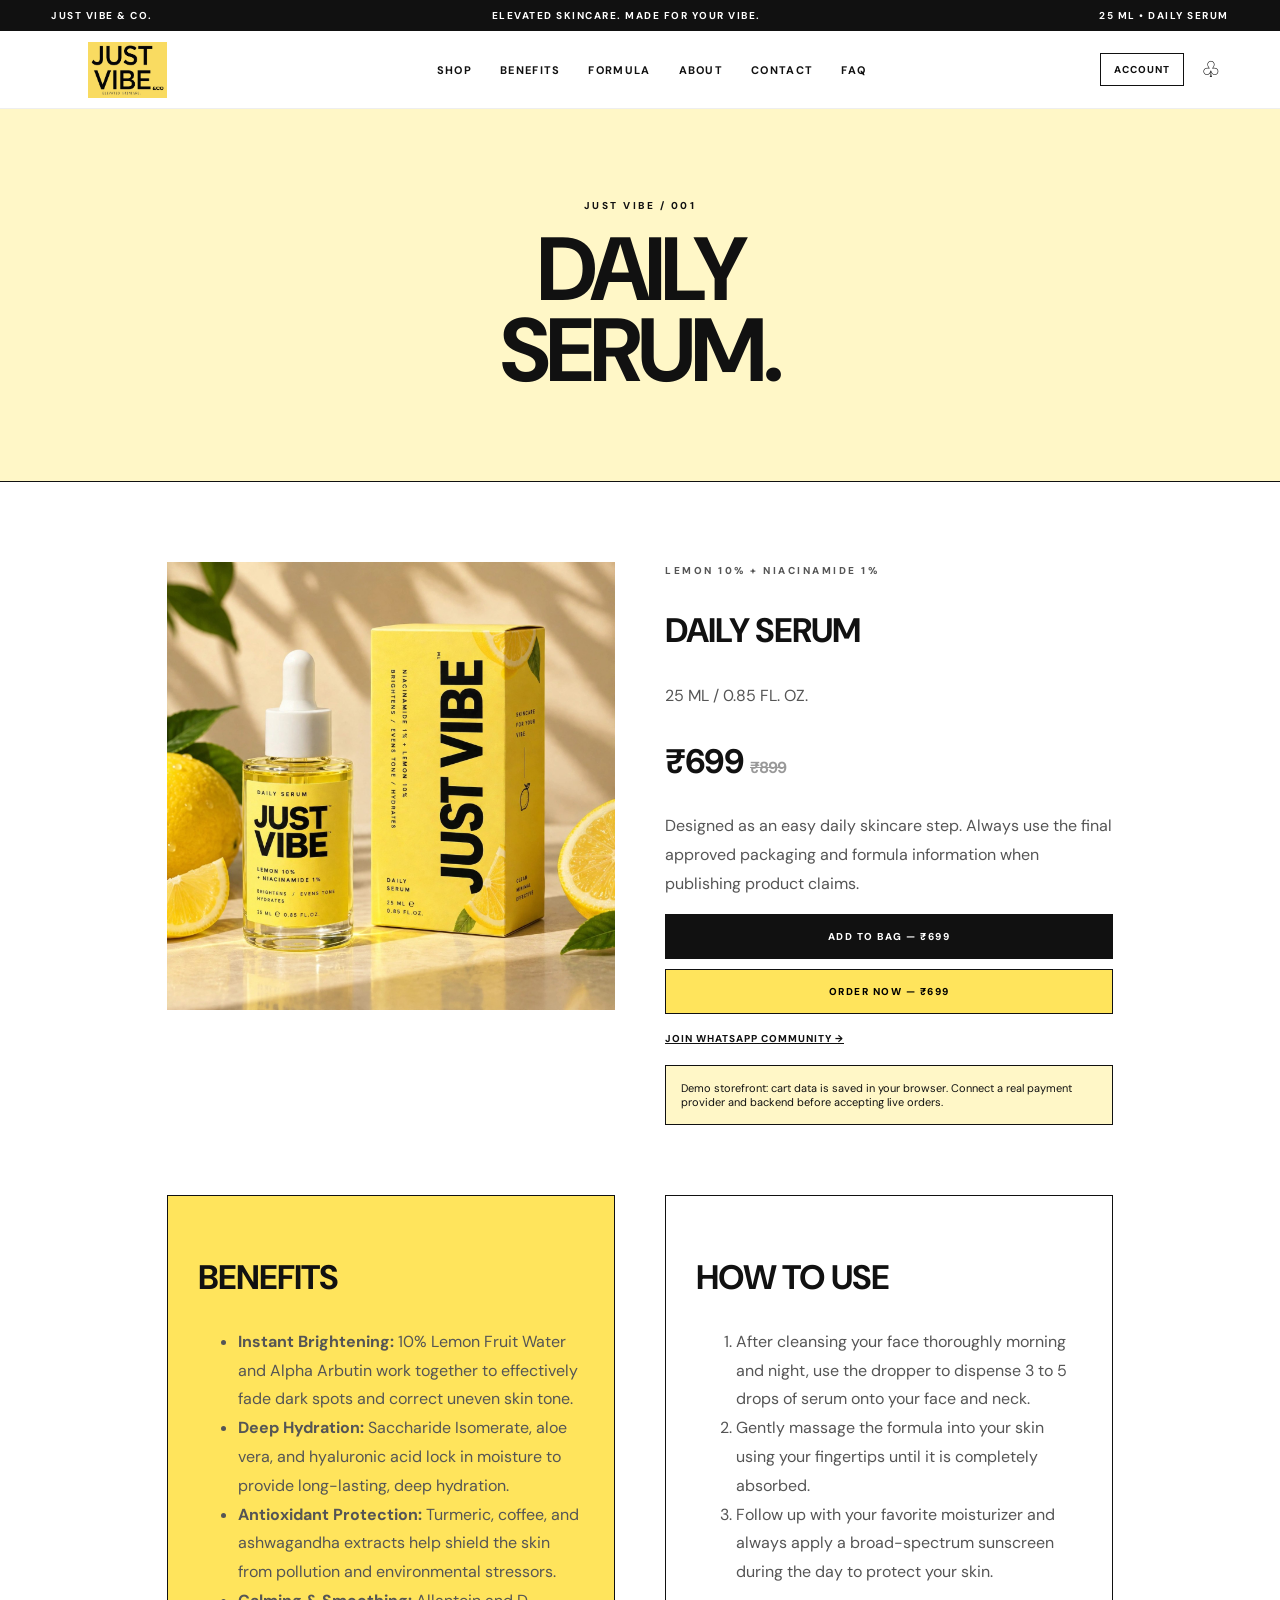
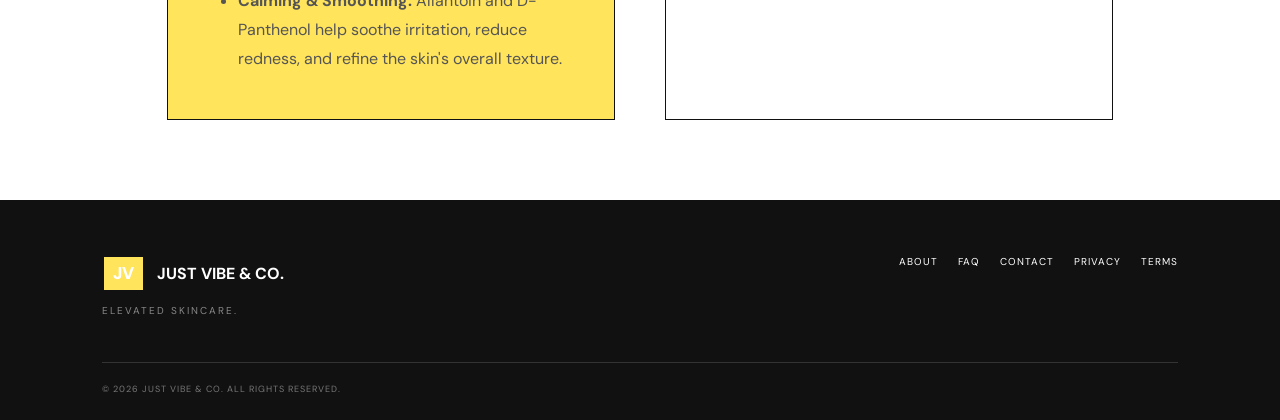
<file: JUST-VIBE-WEBSITE-UPDATED-5/pages/product.html>
<!doctype html><html lang="en"><head><meta charset="utf-8"><meta name="viewport" content="width=device-width,initial-scale=1"><title>Daily Serum | JUST VIBE & CO.</title><link rel="icon" href="../assets/images/logo.jpg"><link rel="stylesheet" href="../css/style.css"><link rel="stylesheet" href="../css/inner.css"></head><body>
<div class="announcement"><span>JUST VIBE & CO.</span><span>Elevated skincare. Made for your vibe.</span><span>25 ML • DAILY SERUM</span></div>
<header class="site-header"><a class="brand" href="../index.html" aria-label="JUST VIBE & CO."><img class="brand-logo" src="../assets/images/brand-logo.jpg" alt="JUST VIBE & CO. — Elevated Skincare"></a><nav class="main-nav"><a href="../index.html#shop">Shop</a><a href="../index.html#benefits">Benefits</a><a href="../index.html#formula">Formula</a><a href="about.html">About</a><a href="contact.html">Contact</a><a href="faq.html">FAQ</a></nav><div class="header-actions"><a class="account-btn" href="account.html">ACCOUNT</a><button class="icon-btn" onclick="location.href='../index.html#shop'">♧</button></div></header>
<main><section class="page-hero"><p class="eyebrow">JUST VIBE / 001</p><h1>DAILY<br><span>SERUM.</span></h1></section>
<section class="page-content"><div class="two-col"><div><img src="../assets/images/product-hero.jpg" alt="JUST VIBE Daily Serum" style="width:100%"></div><div><p class="eyebrow">LEMON 10% + NIACINAMIDE 1%</p><h2>DAILY SERUM</h2><p>25 ML / 0.85 FL. OZ.</p><h2>₹699 <del style="font-size:16px;color:#999">₹899</del></h2><p>Designed as an easy daily skincare step. Always use the final approved packaging and formula information when publishing product claims.</p><button class="btn btn-dark full" onclick="addProduct()">ADD TO BAG — ₹699</button><button class="btn btn-yellow full order-now" onclick="addProduct();setTimeout(()=>location.href='checkout.html',180)">ORDER NOW — ₹699</button><a class="whatsapp-cta" data-community target="_blank">Join WhatsApp Community →</a><div class="notice" style="margin-top:18px">Demo storefront: cart data is saved in your browser. Connect a real payment provider and backend before accepting live orders.</div></div></div><div class="two-col" style="margin-top:70px"><div class="box yellow"><h2>BENEFITS</h2><ul><li><strong>Instant Brightening:</strong> 10% Lemon Fruit Water and Alpha Arbutin work together to effectively fade dark spots and correct uneven skin tone.</li><li><strong>Deep Hydration:</strong> Saccharide Isomerate, aloe vera, and hyaluronic acid lock in moisture to provide long-lasting, deep hydration.</li><li><strong>Antioxidant Protection:</strong> Turmeric, coffee, and ashwagandha extracts help shield the skin from pollution and environmental stressors.</li><li><strong>Calming &amp; Smoothing:</strong> Allantoin and D-Panthenol help soothe irritation, reduce redness, and refine the skin's overall texture.</li></ul></div><div class="box"><h2>HOW TO USE</h2><ol><li>After cleansing your face thoroughly morning and night, use the dropper to dispense 3 to 5 drops of serum onto your face and neck.</li><li>Gently massage the formula into your skin using your fingertips until it is completely absorbed.</li><li>Follow up with your favorite moisturizer and always apply a broad-spectrum sunscreen during the day to protect your skin.</li></ol></div></div></section></main>
<footer class="footer"><div class="footer-brand"><span class="brand-mark">JV</span><b>JUST VIBE & CO.</b><p>ELEVATED SKINCARE.</p></div><div class="footer-links"><a href="about.html">About</a><a href="faq.html">FAQ</a><a href="contact.html">Contact</a><a href="privacy.html">Privacy</a><a href="terms.html">Terms</a></div><div class="footer-bottom">© 2026 JUST VIBE & CO. ALL RIGHTS RESERVED.</div></footer>
<script src="../js/config.js"></script><script src="../js/app.js"></script></body></html>
</file>
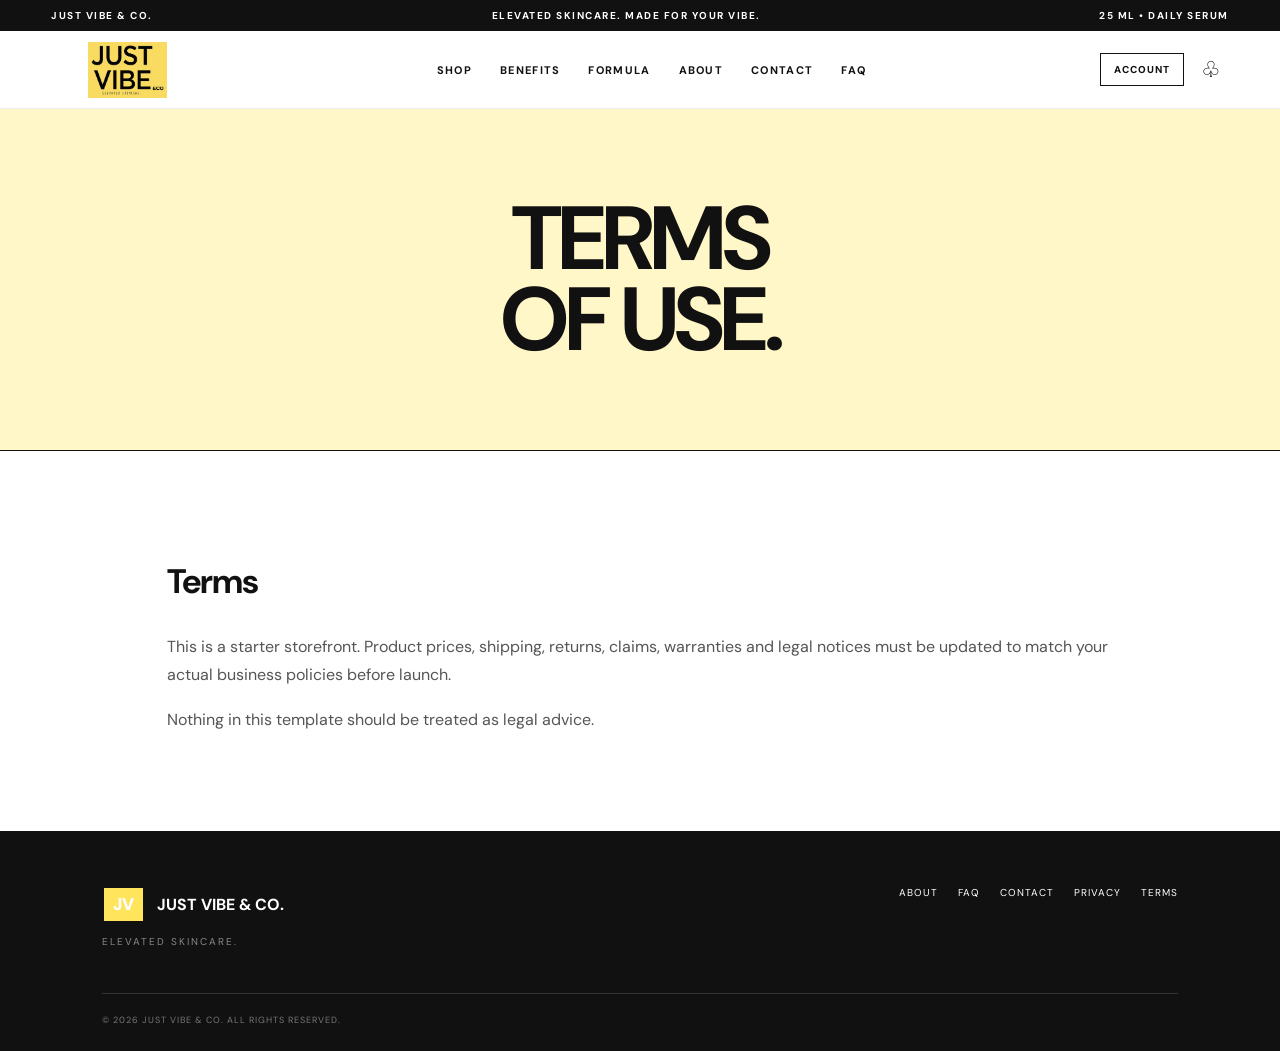
<file: JUST-VIBE-WEBSITE-UPDATED-5/pages/terms.html>
<!doctype html><html lang="en"><head><meta charset="utf-8"><meta name="viewport" content="width=device-width,initial-scale=1"><title>Terms | JUST VIBE & CO.</title><link rel="icon" href="../assets/images/logo.jpg"><link rel="stylesheet" href="../css/style.css"><link rel="stylesheet" href="../css/inner.css"></head><body>
<div class="announcement"><span>JUST VIBE & CO.</span><span>Elevated skincare. Made for your vibe.</span><span>25 ML • DAILY SERUM</span></div>
<header class="site-header"><a class="brand" href="../index.html" aria-label="JUST VIBE & CO."><img class="brand-logo" src="../assets/images/brand-logo.jpg" alt="JUST VIBE & CO. — Elevated Skincare"></a><nav class="main-nav"><a href="../index.html#shop">Shop</a><a href="../index.html#benefits">Benefits</a><a href="../index.html#formula">Formula</a><a href="about.html">About</a><a href="contact.html">Contact</a><a href="faq.html">FAQ</a></nav><div class="header-actions"><a class="account-btn" href="account.html">ACCOUNT</a><button class="icon-btn" onclick="location.href='../index.html#shop'">♧</button></div></header>
<main><section class="page-hero"><h1>TERMS<br><span>OF USE.</span></h1></section><section class="page-content"><h2>Terms</h2><p>This is a starter storefront. Product prices, shipping, returns, claims, warranties and legal notices must be updated to match your actual business policies before launch.</p><p>Nothing in this template should be treated as legal advice.</p></section></main>
<footer class="footer"><div class="footer-brand"><span class="brand-mark">JV</span><b>JUST VIBE & CO.</b><p>ELEVATED SKINCARE.</p></div><div class="footer-links"><a href="about.html">About</a><a href="faq.html">FAQ</a><a href="contact.html">Contact</a><a href="privacy.html">Privacy</a><a href="terms.html">Terms</a></div><div class="footer-bottom">© 2026 JUST VIBE & CO. ALL RIGHTS RESERVED.</div></footer>
<script src="../js/config.js"></script><script src="../js/app.js"></script></body></html>
</file>
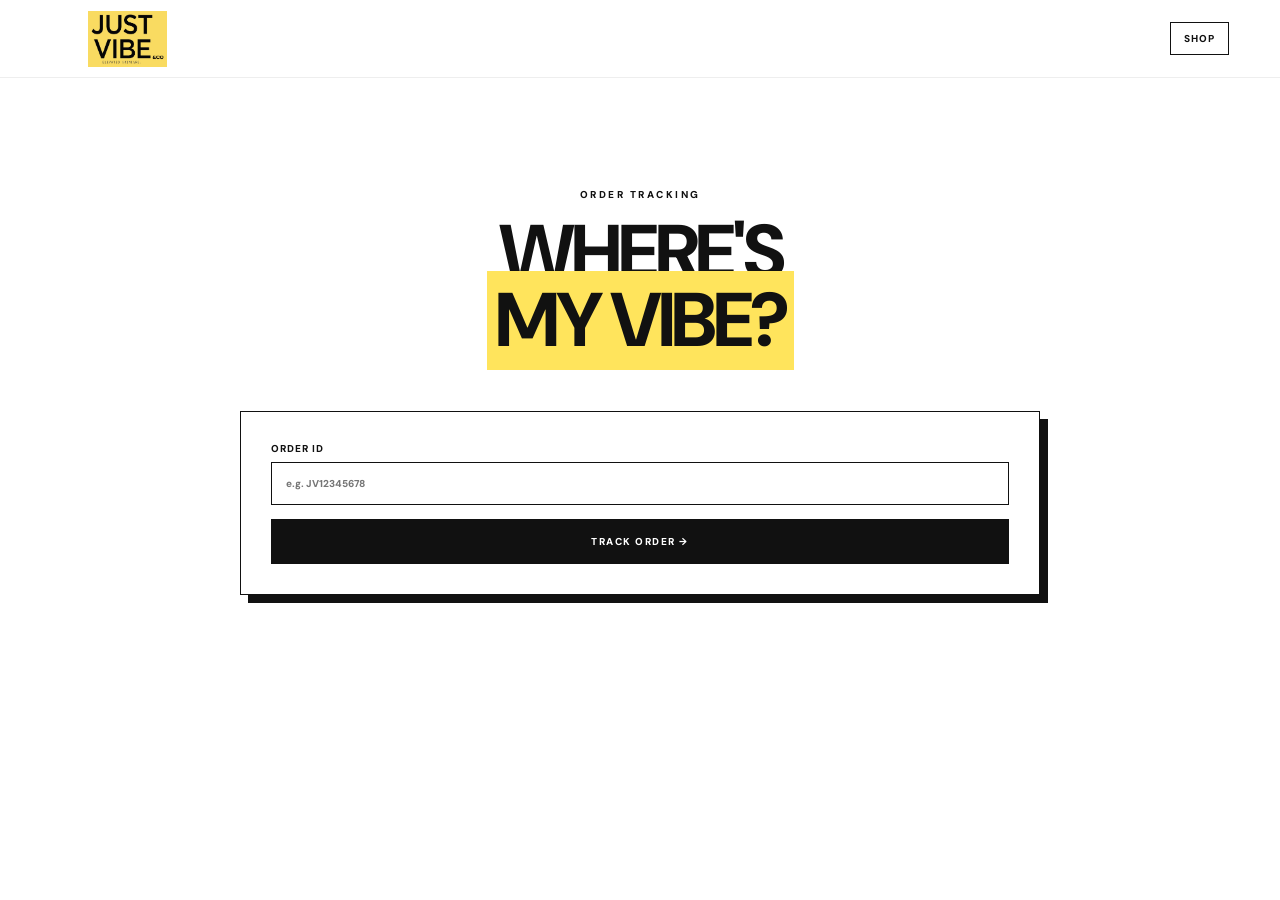
<file: JUST-VIBE-WEBSITE-UPDATED-5/pages/track.html>
<!doctype html><html lang="en"><head><meta charset="utf-8"><meta name="viewport" content="width=device-width,initial-scale=1"><title>Track Order — JUST VIBE & CO.</title><link rel="stylesheet" href="../css/style.css"></head><body><header class="site-header"><a class="brand" href="../index.html" aria-label="JUST VIBE & CO."><img class="brand-logo" src="../assets/images/brand-logo.jpg" alt="JUST VIBE & CO. — Elevated Skincare"></a><a class="account-btn" href="../index.html">SHOP</a></header><main class="section"><div class="section-head"><p class="eyebrow">ORDER TRACKING</p><h2>WHERE'S<br><span>MY VIBE?</span></h2></div><div class="checkout-card" style="max-width:800px;margin:auto"><form id="trackForm" class="contact-form"><label>Order ID<input id="orderId" required placeholder="e.g. JV12345678"></label><button class="btn btn-dark">TRACK ORDER →</button></form><div id="trackResult"></div></div></main><div class="toast" id="toast"></div><script src="../js/config.js"></script><script src="../js/app.js"></script><script>document.addEventListener('DOMContentLoaded',()=>{const saved=JSON.parse(localStorage.getItem('jv_last_order')||'null');const id=new URLSearchParams(location.search).get('id');if(id)document.getElementById('orderId').value=id;function show(){const q=document.getElementById('orderId').value.trim();const o=JSON.parse(localStorage.getItem('jv_last_order')||'null');const r=document.getElementById('trackResult');if(o&&q===o.order){r.innerHTML=`<div class="ingredient" style="margin-top:30px"><div><strong>${o.order}</strong><span>${o.name} • ${JV.money(o.total)}</span></div><b>ORDER RECEIVED</b></div><p style="line-height:1.7;color:#666">Demo status: your order has been received. Connect your courier/API backend to show live packed, shipped and delivered events.</p>`}else r.innerHTML='<p style="margin-top:25px;color:#777">No local demo order matched that ID.</p>'}document.getElementById('trackForm').addEventListener('submit',e=>{e.preventDefault();show()});if(saved&&!id)document.getElementById('orderId').value=saved.order});</script></body></html>
</file>
<file: JUST-VIBE-WEBSITE-UPDATED-5/css/style.css>
@import url('https://fonts.googleapis.com/css2?family=DM+Sans:wght@400;500;600;700&family=Playfair+Display:ital,wght@0,600;0,700;1,600&display=swap');
:root{--yellow:#ffe45c;--yellow2:#fff7c7;--black:#111;--white:#fff;--line:#d8d8d8;--muted:#696969;--cream:#fffdf4}
*{box-sizing:border-box}html{scroll-behavior:smooth}body{margin:0;background:var(--white);color:var(--black);font-family:'DM Sans',sans-serif}a{color:inherit;text-decoration:none}button,input,textarea{font:inherit}button{cursor:pointer}
.announcement{background:#111;color:#fff;display:flex;justify-content:space-between;gap:20px;padding:9px 4vw;font-size:10px;letter-spacing:1.5px;font-weight:700;text-transform:uppercase}
.site-header{position:sticky;top:0;z-index:50;height:78px;background:rgba(255,255,255,.94);backdrop-filter:blur(15px);border-bottom:1px solid #eee;display:flex;align-items:center;justify-content:space-between;padding:0 4vw}
.brand{display:flex;align-items:center;gap:10px}.brand-logo{display:block;width:152px;height:56px;object-fit:contain;object-position:center}.brand-mark{background:var(--yellow);border:2px solid #111;padding:8px 9px;font-weight:900;font-size:17px;line-height:1}.brand b{display:block;font-size:18px;letter-spacing:-1px}.brand small{display:block;font-size:8px;letter-spacing:3px;color:#777}
.main-nav{display:flex;gap:28px;font-size:11px;font-weight:700;letter-spacing:1.3px;text-transform:uppercase}.main-nav a:hover{text-decoration:underline;text-decoration-thickness:2px;text-underline-offset:6px}
.header-actions{display:flex;align-items:center;gap:9px}.icon-btn,.account-btn,.menu-btn{border:0;background:none}.icon-btn{font-size:22px;padding:8px}.account-btn{border:1px solid #111;padding:9px 13px;font-size:10px;font-weight:800;letter-spacing:1px}.bag-btn{position:relative}.bag-btn span{position:absolute;right:1px;top:1px;background:var(--yellow);border:1px solid #111;border-radius:50%;font-size:9px;min-width:17px;height:17px;display:grid;place-items:center}.menu-btn{display:none;font-size:24px}
.hero{background:var(--yellow2);min-height:690px;padding:85px 8vw;display:grid;grid-template-columns:1fr 1fr;align-items:center;overflow:hidden}.eyebrow{font-size:10px;letter-spacing:2.5px;font-weight:800;margin:0 0 18px}.hero h1,.section h2,.product-info h2,.story h2,.contact-section h2,.newsletter h2{font-size:clamp(46px,6vw,88px);line-height:.9;letter-spacing:-4px;margin:0;font-weight:800}.hero h1 span,.section h2 span,.product-info h2 span,.contact-section h2 span{background:var(--yellow);padding:0 8px}.hero-text{max-width:570px;font-size:17px;line-height:1.65;color:#4c4c4c;margin:28px 0}.hero-actions{display:flex;align-items:center;gap:24px}.btn{display:inline-flex;justify-content:center;align-items:center;gap:22px;border:1px solid #111;padding:15px 22px;font-size:10px;font-weight:800;letter-spacing:1.5px}.btn-dark{background:#111;color:#fff}.btn-dark:hover{background:var(--yellow);color:#111}.btn-yellow{background:var(--yellow)}.full{width:100%}.text-link{font-size:11px;font-weight:800;text-transform:uppercase;letter-spacing:1.5px;border-bottom:1px solid;padding-bottom:4px}.trust-row{display:flex;gap:22px;margin-top:50px;padding-top:18px;border-top:1px solid #d8ce92;font-size:9px;font-weight:800;letter-spacing:1px}
.hero-visual{height:560px;position:relative;display:grid;place-items:center}.hero-visual img{position:relative;z-index:2;width:min(560px,100%);height:560px;object-fit:cover;box-shadow:20px 20px 0 #111}.sun-disc{position:absolute;width:390px;height:390px;background:var(--yellow);border-radius:50%;filter:blur(3px)}.floating-card{position:absolute;z-index:3;bottom:28px;left:5%;background:#fff;border:1px solid #111;padding:14px 20px;box-shadow:7px 7px 0 #111}.floating-card b{display:block;font-size:20px}.floating-card span{font-size:8px;letter-spacing:2px}
.marquee{background:#111;color:#fff;overflow:hidden;white-space:nowrap;padding:15px 0;font-size:11px;font-weight:700;letter-spacing:3px}.marquee div{display:inline-block;min-width:max-content;animation:move 25s linear infinite}@keyframes move{from{transform:translateX(0)}to{transform:translateX(-33.333%)}}
.section{padding:110px 8vw}.yellow-section{background:var(--yellow);border-block:1px solid #111}.section-head{text-align:center;margin-bottom:55px}.section-head h2{font-size:clamp(46px,6vw,76px)}.benefit-grid{display:grid;grid-template-columns:repeat(3,1fr);gap:20px}.benefit-card{background:#fff;border:1px solid #111;padding:35px;min-height:300px;position:relative}.benefit-card:hover{transform:translateY(-7px);transition:.25s;box-shadow:10px 10px 0 #111}.number{position:absolute;right:20px;top:20px;font-size:10px;font-weight:800}.benefit-icon{font-size:38px;margin-bottom:35px}.benefit-card h3{font-size:26px;margin:0 0 12px;letter-spacing:-1px}.benefit-card p{font-size:14px;color:#555;line-height:1.6}
.split-section{display:grid;grid-template-columns:1fr 1fr;gap:80px;align-items:center}.image-panel img{width:100%;display:block}.content-panel h2{font-size:clamp(42px,5vw,70px);margin-bottom:30px}.content-panel>p{color:#555;line-height:1.7;max-width:520px}.ingredient{display:flex;justify-content:space-between;border-block:1px solid #ddd;padding:22px 0;margin-top:20px}.ingredient strong{display:block;font-size:14px}.ingredient span{font-size:10px;color:#777;text-transform:uppercase;letter-spacing:1px}.ingredient>b{font-size:10px}.content-panel .btn{margin-top:28px}
.product-section{display:grid;grid-template-columns:1.25fr .75fr;background:#f8f6ee}.product-photo img{width:100%;height:650px;object-fit:cover;display:block}.product-info{padding:70px 7vw}.product-info h2{font-size:clamp(45px,5vw,70px);margin-bottom:10px}.variant{font-size:11px;letter-spacing:2px;font-weight:700}.price{margin:28px 0 5px;font-size:30px;font-weight:800}.price del{font-size:15px;color:#999;margin-left:8px}.small{font-size:10px;color:#777}.qty{display:flex;align-items:center;width:max-content;border:1px solid #111;margin:25px 0}.qty button,.qty span{width:42px;height:42px;border:0;background:#fff;display:grid;place-items:center}.qty button{font-size:18px}.mini-points{display:flex;gap:15px;flex-wrap:wrap;margin-top:20px;font-size:9px;font-weight:700;text-transform:uppercase}
.story{background:#111;color:#fff;display:grid;grid-template-columns:1fr .8fr;gap:80px;align-items:center}.story h2{font-size:clamp(50px,6vw,90px)}.story h2 i{font-family:'Playfair Display',serif;font-weight:600}.story p{max-width:580px;color:#bbb;line-height:1.8;margin:28px 0}.story img{width:100%;display:block;filter:saturate(.9)}
.contact-section{display:grid;grid-template-columns:1fr 1fr;gap:100px}.contact-section h2{font-size:clamp(48px,6vw,80px)}.contact-section>div>p:not(.eyebrow){color:#666;max-width:520px;line-height:1.7}.contact-lines{display:flex;flex-direction:column;gap:8px;margin-top:25px;font-size:13px;font-weight:700}.contact-lines a{text-decoration:underline}.contact-form{display:flex;flex-direction:column;gap:16px}.contact-form label{font-size:10px;font-weight:800;letter-spacing:1px;text-transform:uppercase}.contact-form input,.contact-form textarea,.newsletter input{margin-top:7px;width:100%;border:1px solid #111;padding:14px;background:#fff;outline:none}.contact-form input:focus,.contact-form textarea:focus,.newsletter input:focus{background:var(--yellow2)}
.newsletter{background:var(--yellow);padding:65px 8vw;display:grid;grid-template-columns:1fr 1fr;gap:50px;align-items:end;border-block:1px solid #111}.newsletter h2{font-size:clamp(38px,4vw,58px)}.newsletter form{display:flex}.newsletter input{border-right:0;margin:0}.newsletter .btn{white-space:nowrap}
.footer{background:#111;color:#fff;padding:55px 8vw 25px;display:grid;grid-template-columns:1fr 1fr;gap:45px}.footer-brand{display:flex;align-items:center;gap:12px;flex-wrap:wrap}.footer-brand p{width:100%;color:#888;font-size:10px;letter-spacing:2px;margin:0}.footer-links{display:flex;justify-content:flex-end;gap:20px;font-size:10px;text-transform:uppercase;letter-spacing:1px}.footer-links a:hover{color:var(--yellow)}.footer-bottom{grid-column:1/-1;border-top:1px solid #333;padding-top:20px;color:#777;font-size:9px;letter-spacing:1px}
.cart-drawer{position:fixed;z-index:100;right:0;top:0;width:min(430px,100%);height:100vh;background:#fff;transform:translateX(100%);transition:.3s;padding:25px;box-shadow:-15px 0 40px #0002}.cart-drawer.open{transform:translateX(0)}.drawer-head{display:flex;justify-content:space-between;border-bottom:1px solid #ddd;padding-bottom:20px}.drawer-head h3{margin:0}.drawer-head button,.search-modal>button{border:0;background:none;font-size:30px}.cart-items{min-height:200px;padding:20px 0}.cart-item{display:flex;gap:12px;border-bottom:1px solid #ddd;padding:14px 0}.cart-item img{width:70px;height:70px;object-fit:cover}.cart-item h4{margin:0 0 6px;font-size:13px}.cart-item p{margin:0;font-size:11px;color:#666}.cart-total{display:flex;justify-content:space-between;border-top:1px solid #111;padding:18px 0;margin-top:auto}.overlay{position:fixed;inset:0;background:#0008;z-index:90;opacity:0;pointer-events:none;transition:.3s}.overlay.show{opacity:1;pointer-events:auto}.search-modal{position:fixed;z-index:120;left:50%;top:15%;transform:translateX(-50%);background:#fff;border:1px solid #111;width:min(700px,90%);padding:30px;display:none;box-shadow:12px 12px 0 #111}.search-modal.open{display:block}.search-modal input{width:100%;border:0;border-bottom:2px solid #111;padding:15px 0;font-size:28px;outline:none}.search-modal p{font-size:10px;color:#777}.search-modal>button{position:absolute;right:15px;top:8px}.toast{position:fixed;z-index:200;bottom:25px;left:50%;transform:translate(-50%,20px);background:#111;color:#fff;padding:14px 20px;font-size:11px;opacity:0;pointer-events:none;transition:.25s}.toast.show{opacity:1;transform:translate(-50%,0)}
@media(max-width:900px){.main-nav{display:none}.menu-btn{display:block;order:2}.header-actions{order:3}.site-header{gap:10px}.main-nav.mobile-open{display:flex;position:absolute;left:0;right:0;top:78px;background:#fff;border-bottom:1px solid #111;flex-direction:column;padding:25px 8vw;gap:20px}.hero,.split-section,.product-section,.story,.contact-section,.newsletter{grid-template-columns:1fr}.hero{padding-top:55px}.hero-visual{height:500px;margin-top:20px}.hero-visual img{height:500px}.benefit-grid{grid-template-columns:1fr}.split-section{gap:40px}.product-photo img{height:auto}.product-info{padding:55px 8vw}.story{gap:45px}.footer{grid-template-columns:1fr}.footer-links{justify-content:flex-start;flex-wrap:wrap}.footer-bottom{grid-column:auto}.announcement span:first-child,.announcement span:last-child{display:none}.announcement{justify-content:center}}
@media(max-width:560px){.account-btn{display:none}.hero h1{font-size:47px;letter-spacing:-3px}.hero-text{font-size:15px}.trust-row{gap:10px;font-size:8px}.hero-visual{height:410px}.hero-visual img{height:410px}.sun-disc{width:280px;height:280px}.section{padding:75px 6vw}.newsletter{padding:55px 6vw}.newsletter form{display:block}.newsletter input{border-right:1px solid #111;margin-bottom:8px}.hero{padding-inline:6vw}.footer{padding-inline:6vw}}
.video-section{padding:90px 8vw;background:#111;color:#fff;display:grid;grid-template-columns:.65fr 1.35fr;gap:70px;align-items:center}.video-copy p:not(.eyebrow){color:#aaa;line-height:1.7;max-width:430px}.video-copy h2{font-size:clamp(48px,6vw,82px);line-height:.9;letter-spacing:-4px;margin:0 0 25px}.video-copy h2 span{background:var(--yellow);color:#111;padding:0 7px}.video-frame{position:relative;border:1px solid #555;box-shadow:14px 14px 0 var(--yellow);overflow:hidden;background:#000}.video-frame video{display:block;width:100%;max-height:600px;object-fit:cover}.video-tag{position:absolute;left:15px;bottom:15px;background:#fff;color:#111;padding:8px 10px;font-size:9px;font-weight:800;letter-spacing:1px}.quick-grid{display:grid;grid-template-columns:repeat(4,1fr);border-bottom:1px solid #111}.quick-grid a{padding:28px;border-right:1px solid #111;background:#fff;transition:.2s}.quick-grid a:last-child{border-right:0}.quick-grid a:hover{background:var(--yellow);transform:translateY(-3px)}.quick-grid span,.quick-grid small{display:block;font-size:9px;color:#777;letter-spacing:1px}.quick-grid b{display:block;font-size:16px;margin:8px 0}.order-now{margin-top:10px}.whatsapp-cta{display:inline-block;margin-top:18px;font-size:10px;font-weight:800;text-transform:uppercase;letter-spacing:1px;text-decoration:underline}.cart-item b,.cart-item small{display:block}.line-actions{display:flex;gap:6px;margin-top:8px}.line-actions button{border:1px solid #111;background:#fff;padding:4px 7px;font-size:9px}.empty-state{text-align:center;padding:60px 15px;color:#777;line-height:1.8}.empty-state span{color:#111;font-weight:700}.main-nav.open{display:flex;position:absolute;left:0;right:0;top:78px;background:#fff;border-bottom:1px solid #111;flex-direction:column;padding:25px 8vw;gap:20px}@media(max-width:900px){.video-section{grid-template-columns:1fr;gap:35px}.quick-grid{grid-template-columns:1fr 1fr}.quick-grid a{border-bottom:1px solid #111}.quick-grid a:nth-child(2){border-right:0}}@media(max-width:560px){.video-section{padding:65px 6vw}.video-frame{box-shadow:8px 8px 0 var(--yellow)}.quick-grid{grid-template-columns:1fr}.quick-grid a{border-right:0}}
.checkout-layout{display:grid;grid-template-columns:1fr 1fr;gap:25px;max-width:1100px;margin:auto}.checkout-card{background:#fff;border:1px solid #111;padding:30px;box-shadow:8px 8px 0 #111}.checkout-card h3{font-size:13px;letter-spacing:1.5px;margin:0 0 20px}.checkout-card .contact-form{gap:14px}@media(max-width:800px){.checkout-layout{grid-template-columns:1fr}.checkout-card{box-shadow:5px 5px 0 #111}}

.benefit-grid-four{grid-template-columns:repeat(4,minmax(0,1fr));}
.howto-grid{display:grid;grid-template-columns:repeat(3,minmax(0,1fr));gap:18px;margin-top:28px}
.howto-card{background:#fff;border:1px solid rgba(18,18,18,.12);padding:28px;min-height:220px}
.howto-card>span{display:block;font-size:12px;letter-spacing:.16em;font-weight:700;margin-bottom:34px}
.howto-card h3{margin:0 0 12px;font-size:18px}
.howto-card p{margin:0;line-height:1.7}
@media(max-width:900px){.benefit-grid-four,.howto-grid{grid-template-columns:1fr 1fr}}
@media(max-width:620px){.benefit-grid-four,.howto-grid{grid-template-columns:1fr}}
</file>
<file: JUST-VIBE-WEBSITE-UPDATED-5/css/inner.css>
.page{min-height:70vh}.page-hero{background:var(--yellow2);padding:90px 8vw;text-align:center;border-bottom:1px solid #111}.page-hero h1{font-size:clamp(45px,7vw,90px);line-height:.9;letter-spacing:-4px;margin:0}.page-content{max-width:1100px;margin:auto;padding:80px 6vw}.two-col{display:grid;grid-template-columns:1fr 1fr;gap:50px}.box{border:1px solid #111;padding:30px;background:#fff}.box.yellow{background:var(--yellow)}.page-content h2{font-size:34px;letter-spacing:-1px}.page-content p,.page-content li{line-height:1.8;color:#555}.faq-item{border-top:1px solid #111}.faq-q{width:100%;display:flex;justify-content:space-between;background:none;border:0;padding:22px 0;font-weight:800;text-align:left}.faq-a{display:none;padding:0 0 22px;color:#666;font-size:14px;line-height:1.7}.faq-item.open .faq-a{display:block}.account-card{max-width:480px;margin:auto}.account-tabs{display:flex;margin-bottom:20px}.account-tabs button{flex:1;padding:12px;border:1px solid #111;background:#fff;font-weight:800}.account-tabs button.active{background:var(--yellow)}.stack{display:flex;flex-direction:column;gap:14px}.stack label{font-size:10px;font-weight:800;text-transform:uppercase}.stack input{padding:13px;border:1px solid #111}.checkout{display:grid;grid-template-columns:1fr .7fr;gap:40px}.order-line{display:flex;justify-content:space-between;padding:15px 0;border-bottom:1px solid #ddd}.notice{background:#fff7c7;border:1px solid #111;padding:15px;font-size:11px}@media(max-width:800px){.two-col,.checkout{grid-template-columns:1fr}}
</file>
